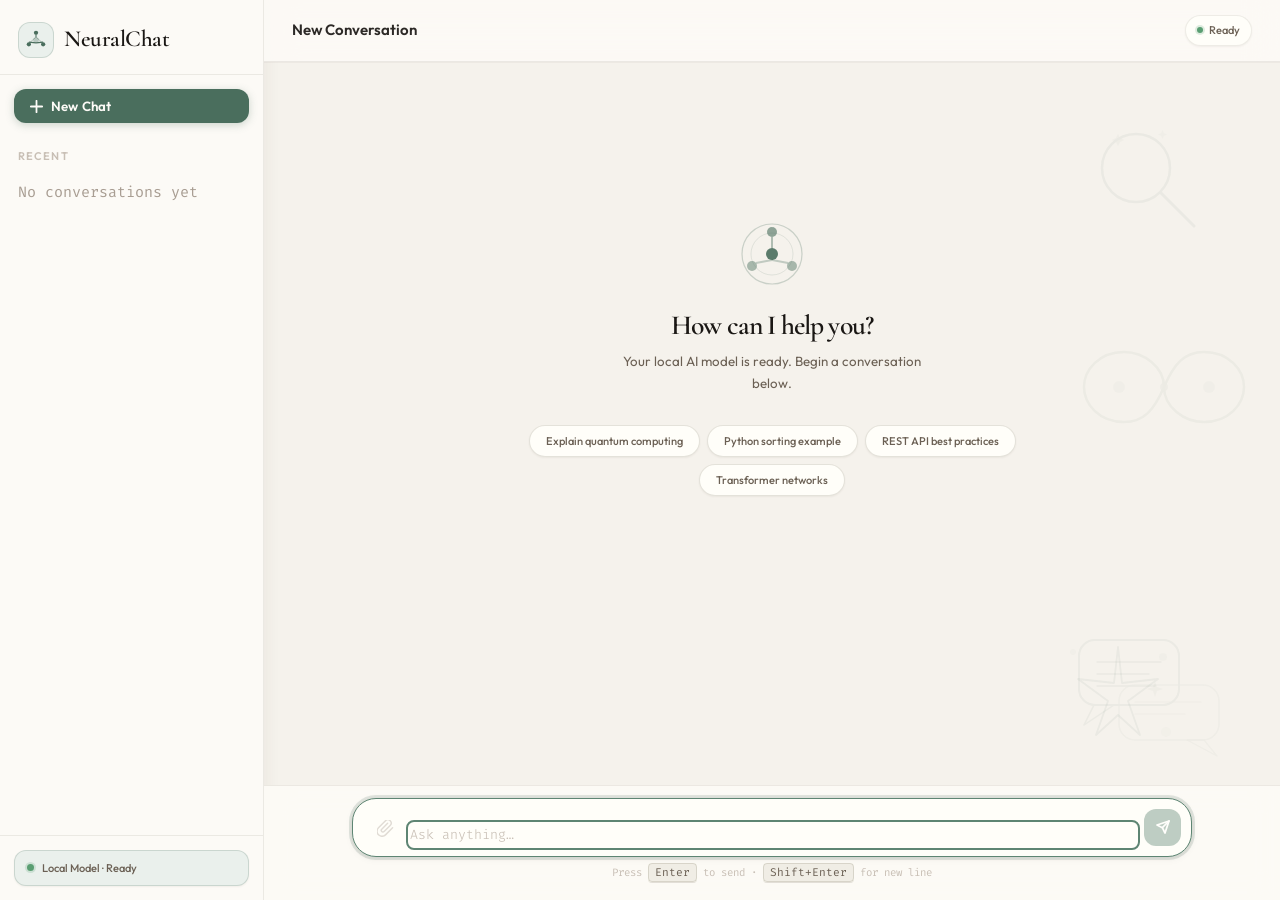
<file: index.html>
<!DOCTYPE html>
<html lang="en">
<head>
  <meta charset="UTF-8" />
  <meta name="viewport" content="width=device-width, initial-scale=1.0" />
  <title>NeuralChat — Local AI Interface</title>

  <!--
    FONT PAIRING RATIONALE:
    ┌─────────────────────────────────────────────────────┐
    │  Cormorant Garamond  →  Brand / Display (elegant    │
    │                         editorial serif, timeless)  │
    │  Outfit              →  UI Body (geometric, clean,  │
    │                         warm — not Inter/Roboto)    │
    │  Fira Code           →  Chat text / Code (readable  │
    │                         mono with personality)      │
    └─────────────────────────────────────────────────────┘
  -->
  <link rel="preconnect" href="https://fonts.googleapis.com" />
  <link rel="preconnect" href="https://fonts.gstatic.com" crossorigin />
  <link href="https://fonts.googleapis.com/css2?family=Cormorant+Garamond:wght@400;500;600;700&family=Outfit:wght@300;400;500;600;700&family=Fira+Code:wght@300;400;500&display=swap" rel="stylesheet" />

  <link rel="stylesheet" href="style.css" />
</head>
<body>

  <!-- ============================================================
       WATERMARK BACKGROUND
       Soft AI-themed SVG illustrations — 5–7% opacity, blurred.
       Pure decoration. Zero impact on readability.
       ============================================================ -->
  <div class="watermark-layer" aria-hidden="true">

    <!-- 1. Neural brain / mind map -->
    <div class="wm-icon wm-icon--brain">
      <svg width="180" height="180" viewBox="0 0 180 180" fill="none">
        <!-- Brain outline (simplified) -->
        <path d="M90 30 C60 30 35 50 35 80 C35 95 42 108 52 117 C48 122 46 130 50 137 C55 145 65 148 74 144 C78 152 83 158 90 160 C97 158 102 152 106 144 C115 148 125 145 130 137 C134 130 132 122 128 117 C138 108 145 95 145 80 C145 50 120 30 90 30Z" stroke="currentColor" stroke-width="2" fill="none"/>
        <!-- Neural connections inside -->
        <circle cx="90" cy="80" r="5" fill="currentColor" opacity="0.6"/>
        <circle cx="68" cy="70" r="4" fill="currentColor" opacity="0.5"/>
        <circle cx="112" cy="70" r="4" fill="currentColor" opacity="0.5"/>
        <circle cx="75" cy="100" r="3" fill="currentColor" opacity="0.4"/>
        <circle cx="105" cy="100" r="3" fill="currentColor" opacity="0.4"/>
        <circle cx="90" cy="115" r="3" fill="currentColor" opacity="0.4"/>
        <line x1="90" y1="80" x2="68" y2="70"  stroke="currentColor" stroke-width="1.2"/>
        <line x1="90" y1="80" x2="112" y2="70" stroke="currentColor" stroke-width="1.2"/>
        <line x1="90" y1="80" x2="75" y2="100" stroke="currentColor" stroke-width="1.2"/>
        <line x1="90" y1="80" x2="105" y2="100" stroke="currentColor" stroke-width="1.2"/>
        <line x1="90" y1="80" x2="90" y2="115" stroke="currentColor" stroke-width="1.2"/>
        <line x1="68" y1="70" x2="75" y2="100" stroke="currentColor" stroke-width="0.8" opacity="0.5"/>
        <line x1="112" y1="70" x2="105" y2="100" stroke="currentColor" stroke-width="0.8" opacity="0.5"/>
        <line x1="75" y1="100" x2="90" y2="115" stroke="currentColor" stroke-width="0.8" opacity="0.5"/>
        <line x1="105" y1="100" x2="90" y2="115" stroke="currentColor" stroke-width="0.8" opacity="0.5"/>
      </svg>
    </div>

    <!-- 2. Search / magnifier with sparkle -->
    <div class="wm-icon wm-icon--search">
      <svg width="140" height="140" viewBox="0 0 140 140" fill="none">
        <circle cx="60" cy="60" r="34" stroke="currentColor" stroke-width="2.5"/>
        <line x1="85" y1="85" x2="118" y2="118" stroke="currentColor" stroke-width="3" stroke-linecap="round"/>
        <!-- sparkle stars -->
        <path d="M40 30 L42 26 L44 30 L48 32 L44 34 L42 38 L40 34 L36 32Z" fill="currentColor" opacity="0.5"/>
        <path d="M85 25 L86.5 22 L88 25 L91 26.5 L88 28 L86.5 31 L85 28 L82 26.5Z" fill="currentColor" opacity="0.4"/>
      </svg>
    </div>

    <!-- 3. Circuit board / chip -->
    <div class="wm-icon wm-icon--circuit">
      <svg width="160" height="160" viewBox="0 0 160 160" fill="none">
        <!-- Chip body -->
        <rect x="50" y="50" width="60" height="60" rx="6" stroke="currentColor" stroke-width="2"/>
        <!-- Inner grid -->
        <rect x="62" y="62" width="36" height="36" rx="3" stroke="currentColor" stroke-width="1.2"/>
        <!-- Pins left -->
        <line x1="30" y1="65" x2="50" y2="65" stroke="currentColor" stroke-width="1.5"/>
        <line x1="30" y1="80" x2="50" y2="80" stroke="currentColor" stroke-width="1.5"/>
        <line x1="30" y1="95" x2="50" y2="95" stroke="currentColor" stroke-width="1.5"/>
        <!-- Pins right -->
        <line x1="110" y1="65" x2="130" y2="65" stroke="currentColor" stroke-width="1.5"/>
        <line x1="110" y1="80" x2="130" y2="80" stroke="currentColor" stroke-width="1.5"/>
        <line x1="110" y1="95" x2="130" y2="95" stroke="currentColor" stroke-width="1.5"/>
        <!-- Pins top -->
        <line x1="65" y1="30" x2="65" y2="50" stroke="currentColor" stroke-width="1.5"/>
        <line x1="80" y1="30" x2="80" y2="50" stroke="currentColor" stroke-width="1.5"/>
        <line x1="95" y1="30" x2="95" y2="50" stroke="currentColor" stroke-width="1.5"/>
        <!-- Pins bottom -->
        <line x1="65" y1="110" x2="65" y2="130" stroke="currentColor" stroke-width="1.5"/>
        <line x1="80" y1="110" x2="80" y2="130" stroke="currentColor" stroke-width="1.5"/>
        <line x1="95" y1="110" x2="95" y2="130" stroke="currentColor" stroke-width="1.5"/>
        <!-- Pin dots -->
        <circle cx="30" cy="65" r="3" fill="currentColor"/>
        <circle cx="30" cy="80" r="3" fill="currentColor"/>
        <circle cx="30" cy="95" r="3" fill="currentColor"/>
        <circle cx="130" cy="65" r="3" fill="currentColor"/>
        <circle cx="130" cy="80" r="3" fill="currentColor"/>
        <circle cx="130" cy="95" r="3" fill="currentColor"/>
      </svg>
    </div>

    <!-- 4. Speech bubbles (conversation) -->
    <div class="wm-icon wm-icon--chat">
      <svg width="160" height="130" viewBox="0 0 160 130" fill="none">
        <!-- Main bubble -->
        <rect x="10" y="10" width="100" height="65" rx="16" stroke="currentColor" stroke-width="2"/>
        <path d="M25 75 L15 95 L45 75Z" stroke="currentColor" stroke-width="1.5" stroke-linejoin="round" fill="none"/>
        <!-- Lines inside bubble (text simulation) -->
        <line x1="28" y1="32" x2="92" y2="32" stroke="currentColor" stroke-width="1.5" stroke-linecap="round"/>
        <line x1="28" y1="44" x2="80" y2="44" stroke="currentColor" stroke-width="1.5" stroke-linecap="round"/>
        <line x1="28" y1="56" x2="86" y2="56" stroke="currentColor" stroke-width="1.5" stroke-linecap="round"/>
        <!-- Secondary bubble -->
        <rect x="50" y="55" width="100" height="55" rx="16" stroke="currentColor" stroke-width="1.5" opacity="0.6"/>
        <path d="M135 110 L148 126 L118 110Z" stroke="currentColor" stroke-width="1.2" stroke-linejoin="round" fill="none" opacity="0.6"/>
        <line x1="66" y1="72" x2="132" y2="72" stroke="currentColor" stroke-width="1.2" stroke-linecap="round" opacity="0.6"/>
        <line x1="66" y1="84" x2="116" y2="84" stroke="currentColor" stroke-width="1.2" stroke-linecap="round" opacity="0.6"/>
      </svg>
    </div>

    <!-- 5. Infinity / AI loop symbol -->
    <div class="wm-icon wm-icon--infinity">
      <svg width="180" height="90" viewBox="0 0 180 90" fill="none">
        <path d="M90 45 C90 25 70 10 50 10 C25 10 10 28 10 45 C10 62 25 80 50 80 C70 80 80 68 90 45 C100 22 110 10 130 10 C155 10 170 28 170 45 C170 62 155 80 130 80 C110 80 90 65 90 45Z" stroke="currentColor" stroke-width="2.5" fill="none"/>
        <circle cx="45" cy="45" r="6" fill="currentColor" opacity="0.5"/>
        <circle cx="135" cy="45" r="6" fill="currentColor" opacity="0.5"/>
        <circle cx="90" cy="45" r="4" fill="currentColor" opacity="0.7"/>
      </svg>
    </div>

    <!-- 6. Document / text file -->
    <div class="wm-icon wm-icon--doc">
      <svg width="110" height="140" viewBox="0 0 110 140" fill="none">
        <path d="M15 10 H70 L95 35 V130 H15 Z" stroke="currentColor" stroke-width="2" stroke-linejoin="round"/>
        <path d="M70 10 V35 H95" stroke="currentColor" stroke-width="2" stroke-linejoin="round"/>
        <line x1="28" y1="55" x2="82" y2="55" stroke="currentColor" stroke-width="1.5" stroke-linecap="round"/>
        <line x1="28" y1="68" x2="82" y2="68" stroke="currentColor" stroke-width="1.5" stroke-linecap="round"/>
        <line x1="28" y1="81" x2="82" y2="81" stroke="currentColor" stroke-width="1.5" stroke-linecap="round"/>
        <line x1="28" y1="94" x2="65" y2="94" stroke="currentColor" stroke-width="1.5" stroke-linecap="round"/>
        <line x1="28" y1="107" x2="72" y2="107" stroke="currentColor" stroke-width="1.5" stroke-linecap="round"/>
      </svg>
    </div>

    <!-- 7. Stars / sparkle cluster -->
    <div class="wm-icon wm-icon--stars">
      <svg width="120" height="120" viewBox="0 0 120 120" fill="none">
        <path d="M60 10 L64 46 L100 42 L70 64 L82 98 L60 78 L38 98 L50 64 L20 42 L56 46Z" stroke="currentColor" stroke-width="1.8" stroke-linejoin="round" fill="none"/>
        <circle cx="105" cy="20" r="4" fill="currentColor" opacity="0.4"/>
        <circle cx="15"  cy="15" r="3" fill="currentColor" opacity="0.35"/>
        <circle cx="108" cy="95" r="5" fill="currentColor" opacity="0.3"/>
        <path d="M95 50 L97 44 L99 50 L105 52 L99 54 L97 60 L95 54 L89 52Z" fill="currentColor" opacity="0.5"/>
      </svg>
    </div>

  </div><!-- /watermark-layer -->


  <!-- ============================================================
       APP SHELL
       ============================================================ -->
  <div class="app-shell">

    <!-- ── SIDEBAR ── -->
    <aside class="sidebar" id="sidebar">

      <div class="sidebar__brand">
        <div class="brand-icon" aria-hidden="true">
          <svg width="20" height="20" viewBox="0 0 28 28" fill="none">
            <circle cx="14" cy="4"  r="3" fill="var(--accent)"/>
            <circle cx="4"  cy="20" r="3" fill="var(--accent)"/>
            <circle cx="24" cy="20" r="3" fill="var(--accent)"/>
            <circle cx="14" cy="14" r="4" fill="var(--accent)" opacity="0.3"/>
            <line x1="14" y1="7"  x2="14" y2="10" stroke="var(--accent)" stroke-width="1.5"/>
            <line x1="14" y1="18" x2="4"  y2="17" stroke="var(--accent)" stroke-width="1.5"/>
            <line x1="14" y1="18" x2="24" y2="17" stroke="var(--accent)" stroke-width="1.5"/>
            <line x1="14" y1="10" x2="6"  y2="17" stroke="var(--accent)" stroke-width="1" opacity="0.5"/>
            <line x1="14" y1="10" x2="22" y2="17" stroke="var(--accent)" stroke-width="1" opacity="0.5"/>
          </svg>
        </div>
        <span class="brand-name">NeuralChat</span>
      </div>

      <button class="btn-new-chat" id="btnNewChat" title="Start a new conversation">
        <svg width="13" height="13" viewBox="0 0 16 16" fill="none">
          <path d="M8 1v14M1 8h14" stroke="currentColor" stroke-width="2.2" stroke-linecap="round"/>
        </svg>
        New Chat
      </button>

      <nav class="sidebar__history" aria-label="Chat history">
        <p class="sidebar__history-label">Recent</p>
        <ul class="history-list" id="historyList"></ul>
      </nav>

      <div class="sidebar__footer">
        <div class="model-badge">
          <span class="model-badge__dot"></span>
          <span class="model-badge__label" id="modelLabel">Local Model · Ready</span>
        </div>
      </div>
    </aside>

    <!-- ── MAIN CHAT ── -->
    <main class="chat-main">

      <header class="chat-header">
        <button class="btn-sidebar-toggle" id="btnSidebarToggle" aria-label="Toggle sidebar" aria-expanded="false">
          <span></span><span></span><span></span>
        </button>
        <div class="chat-header__title">
          <h1 id="chatTitle">New Conversation</h1>
        </div>
        <div class="status-pill" id="statusPill">
          <span class="status-pill__dot"></span>
          <span class="status-pill__text">Ready</span>
        </div>
      </header>

      <!-- Feed -->
      <section class="chat-feed" id="chatFeed" role="log" aria-live="polite" aria-label="Chat messages">
        <div class="empty-state" id="emptyState">
          <div class="empty-state__icon" aria-hidden="true">
            <svg width="64" height="64" viewBox="0 0 64 64" fill="none">
              <circle cx="32" cy="32" r="30" stroke="var(--accent)" stroke-width="1.2" opacity="0.25"/>
              <circle cx="32" cy="32" r="21" stroke="var(--accent)" stroke-width="1" opacity="0.12"/>
              <circle cx="32" cy="10" r="5"  fill="var(--accent)" opacity="0.6"/>
              <circle cx="12" cy="44" r="5"  fill="var(--accent)" opacity="0.45"/>
              <circle cx="52" cy="44" r="5"  fill="var(--accent)" opacity="0.45"/>
              <circle cx="32" cy="32" r="6"  fill="var(--accent)" opacity="0.9"/>
              <line x1="32" y1="15" x2="32" y2="26" stroke="var(--accent)" stroke-width="1.8" opacity="0.45"/>
              <line x1="32" y1="38" x2="16" y2="41" stroke="var(--accent)" stroke-width="1.8" opacity="0.3"/>
              <line x1="32" y1="38" x2="48" y2="41" stroke="var(--accent)" stroke-width="1.8" opacity="0.3"/>
            </svg>
          </div>
          <h2 class="empty-state__title">How can I help you?</h2>
          <p class="empty-state__sub">Your local AI model is ready. Begin a conversation below.</p>
          <div class="suggestion-chips" id="suggestionChips">
            <button class="chip" data-prompt="Explain quantum computing in simple terms">Explain quantum computing</button>
            <button class="chip" data-prompt="Write a Python function to sort a list of dictionaries by a key">Python sorting example</button>
            <button class="chip" data-prompt="What are the best practices for REST API design?">REST API best practices</button>
            <button class="chip" data-prompt="Summarize the key ideas behind transformer neural networks">Transformer networks</button>
          </div>
        </div>
      </section>

      <!-- Typing indicator -->
      <div class="typing-wrapper" id="typingWrapper" aria-hidden="true" style="display:none;">
        <div class="typing-indicator">
          <div class="typing-indicator__avatar" aria-hidden="true">AI</div>
          <div class="typing-indicator__dots">
            <span></span><span></span><span></span>
          </div>
        </div>
      </div>

      <!-- Input bar -->
      <div class="input-bar-wrapper">
        <div class="input-bar" id="inputBar">
          <button class="btn-attach" title="Attach file (coming soon)" disabled aria-label="Attach file">
            <svg width="17" height="17" viewBox="0 0 18 18" fill="none">
              <path d="M16.5 8.25L9 15.75a5.25 5.25 0 01-7.425-7.425L9 .75a3.5 3.5 0 014.95 4.95L7.5 12.15A1.75 1.75 0 015.025 9.675L11.25 3.5"
                    stroke="currentColor" stroke-width="1.5" stroke-linecap="round" stroke-linejoin="round"/>
            </svg>
          </button>

          <textarea
            id="userInput"
            class="input-bar__textarea"
            placeholder="Ask anything…"
            rows="1"
            maxlength="4000"
            aria-label="Chat message input"
            autocomplete="off"
            spellcheck="true"
          ></textarea>

          <button class="btn-send" id="btnSend" title="Send message" aria-label="Send message" disabled>
            <svg class="icon-send" width="16" height="16" viewBox="0 0 20 20" fill="none">
              <path d="M17.5 2.5L9.167 10.833" stroke="currentColor" stroke-width="2.2" stroke-linecap="round" stroke-linejoin="round"/>
              <path d="M17.5 2.5L12.5 17.5L9.167 10.833L2.5 7.5L17.5 2.5Z" stroke="currentColor" stroke-width="2.2" stroke-linecap="round" stroke-linejoin="round"/>
            </svg>
          </button>
        </div>
        <p class="input-bar__hint">Press <kbd>Enter</kbd> to send · <kbd>Shift+Enter</kbd> for new line</p>
      </div>

    </main>
  </div>

  <script src="script.js"></script>
</body>
</html>
</file>
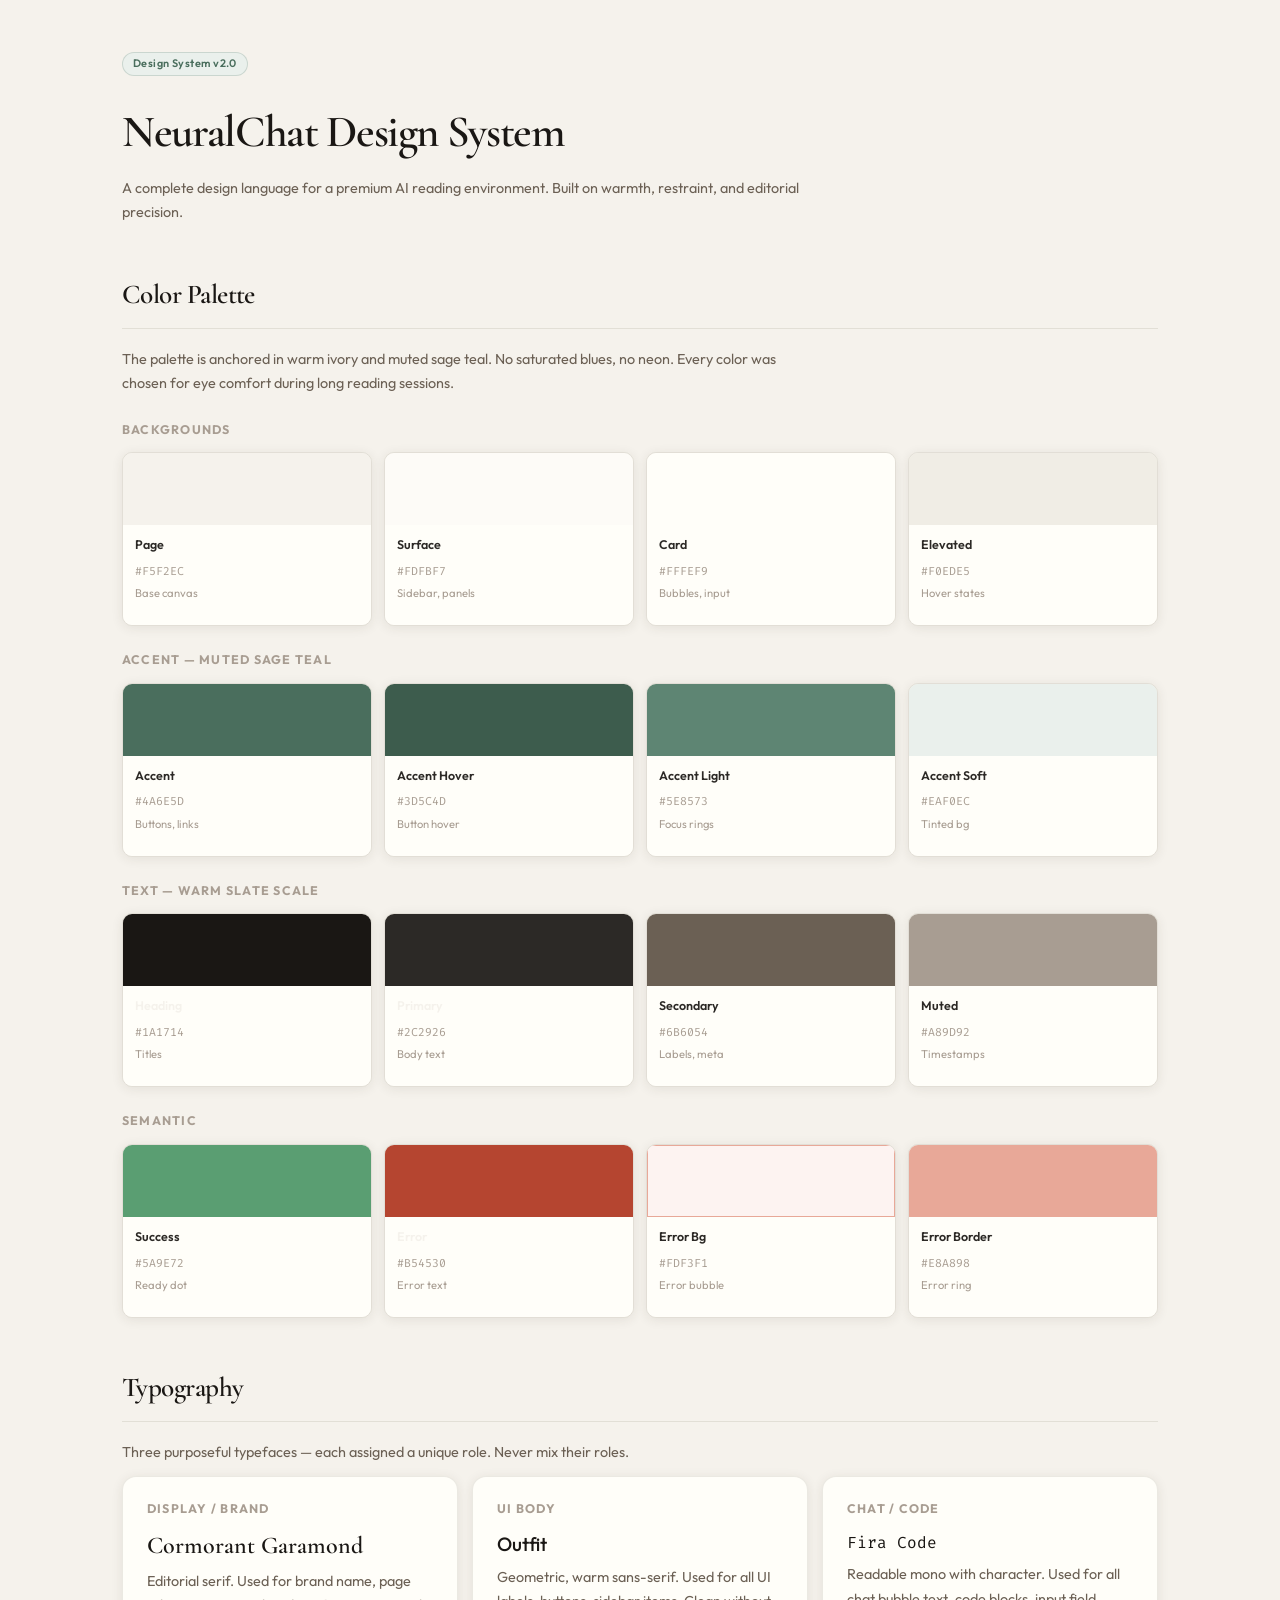
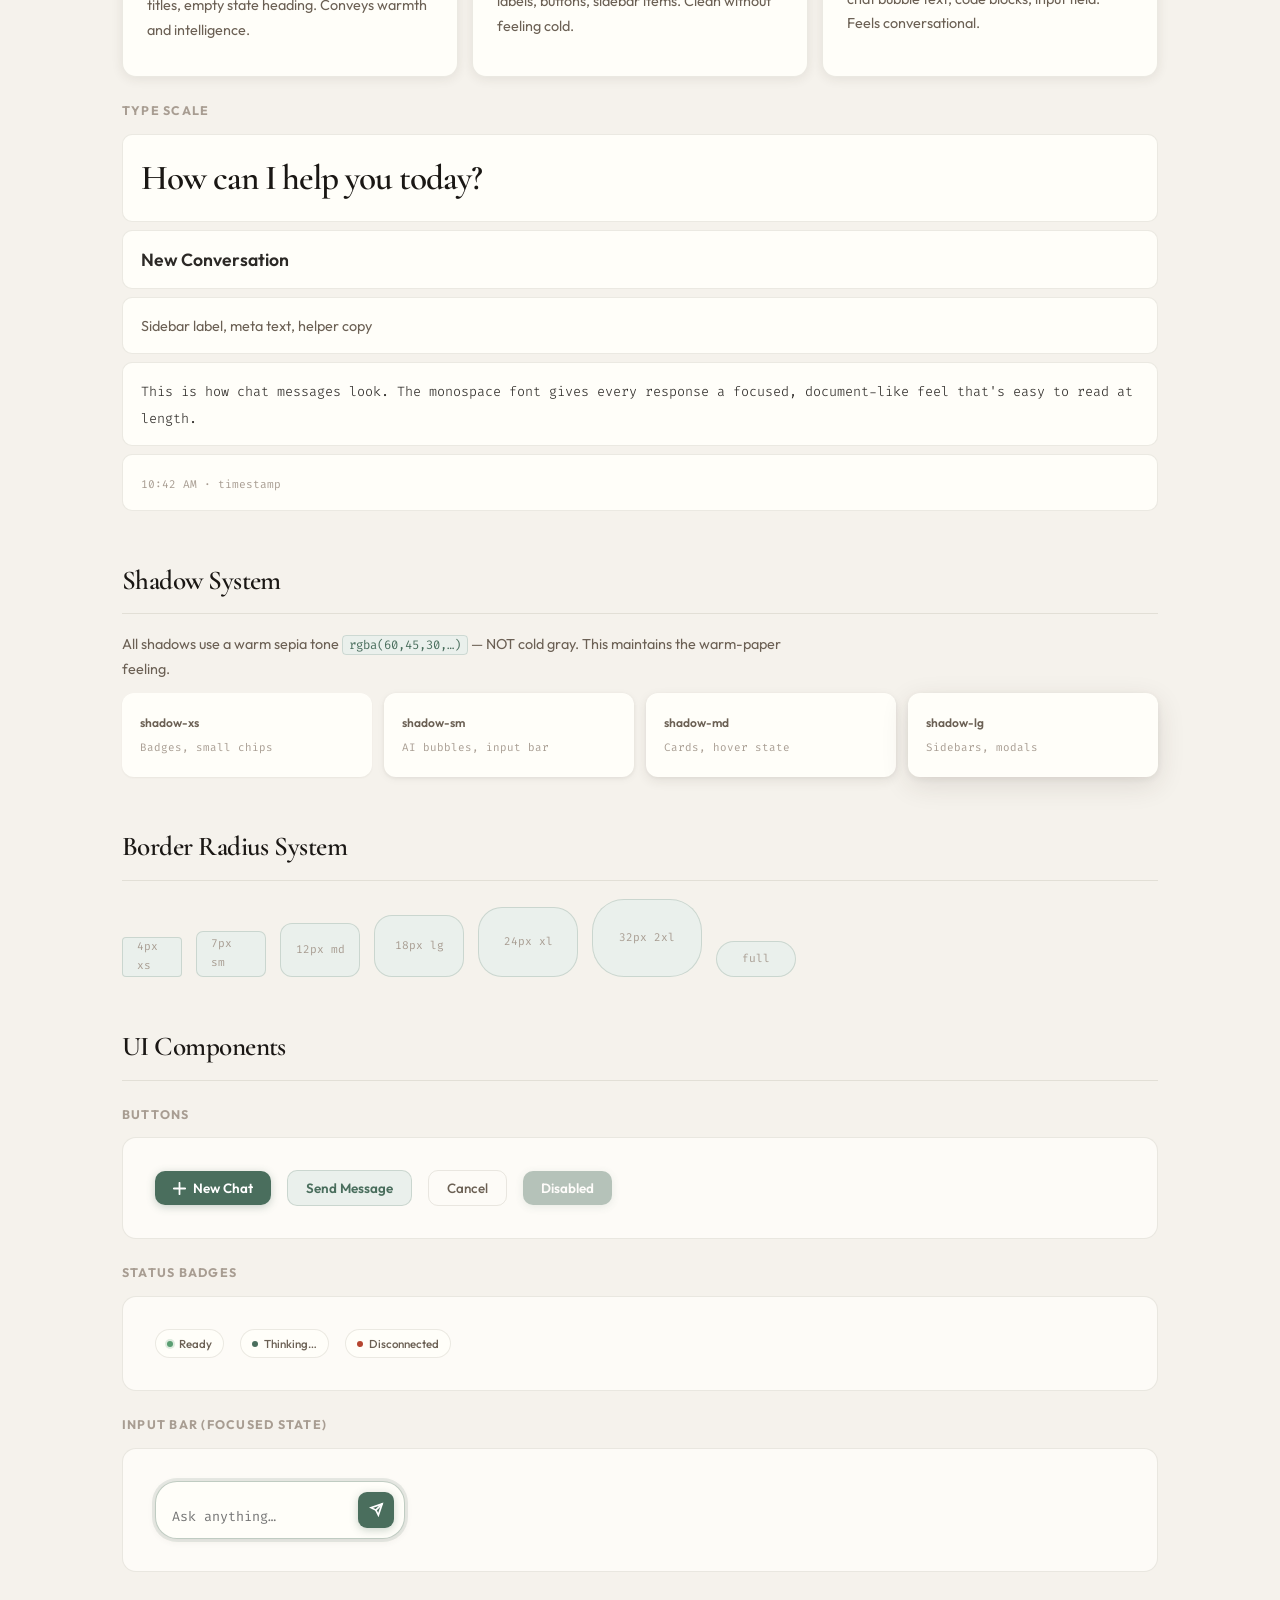
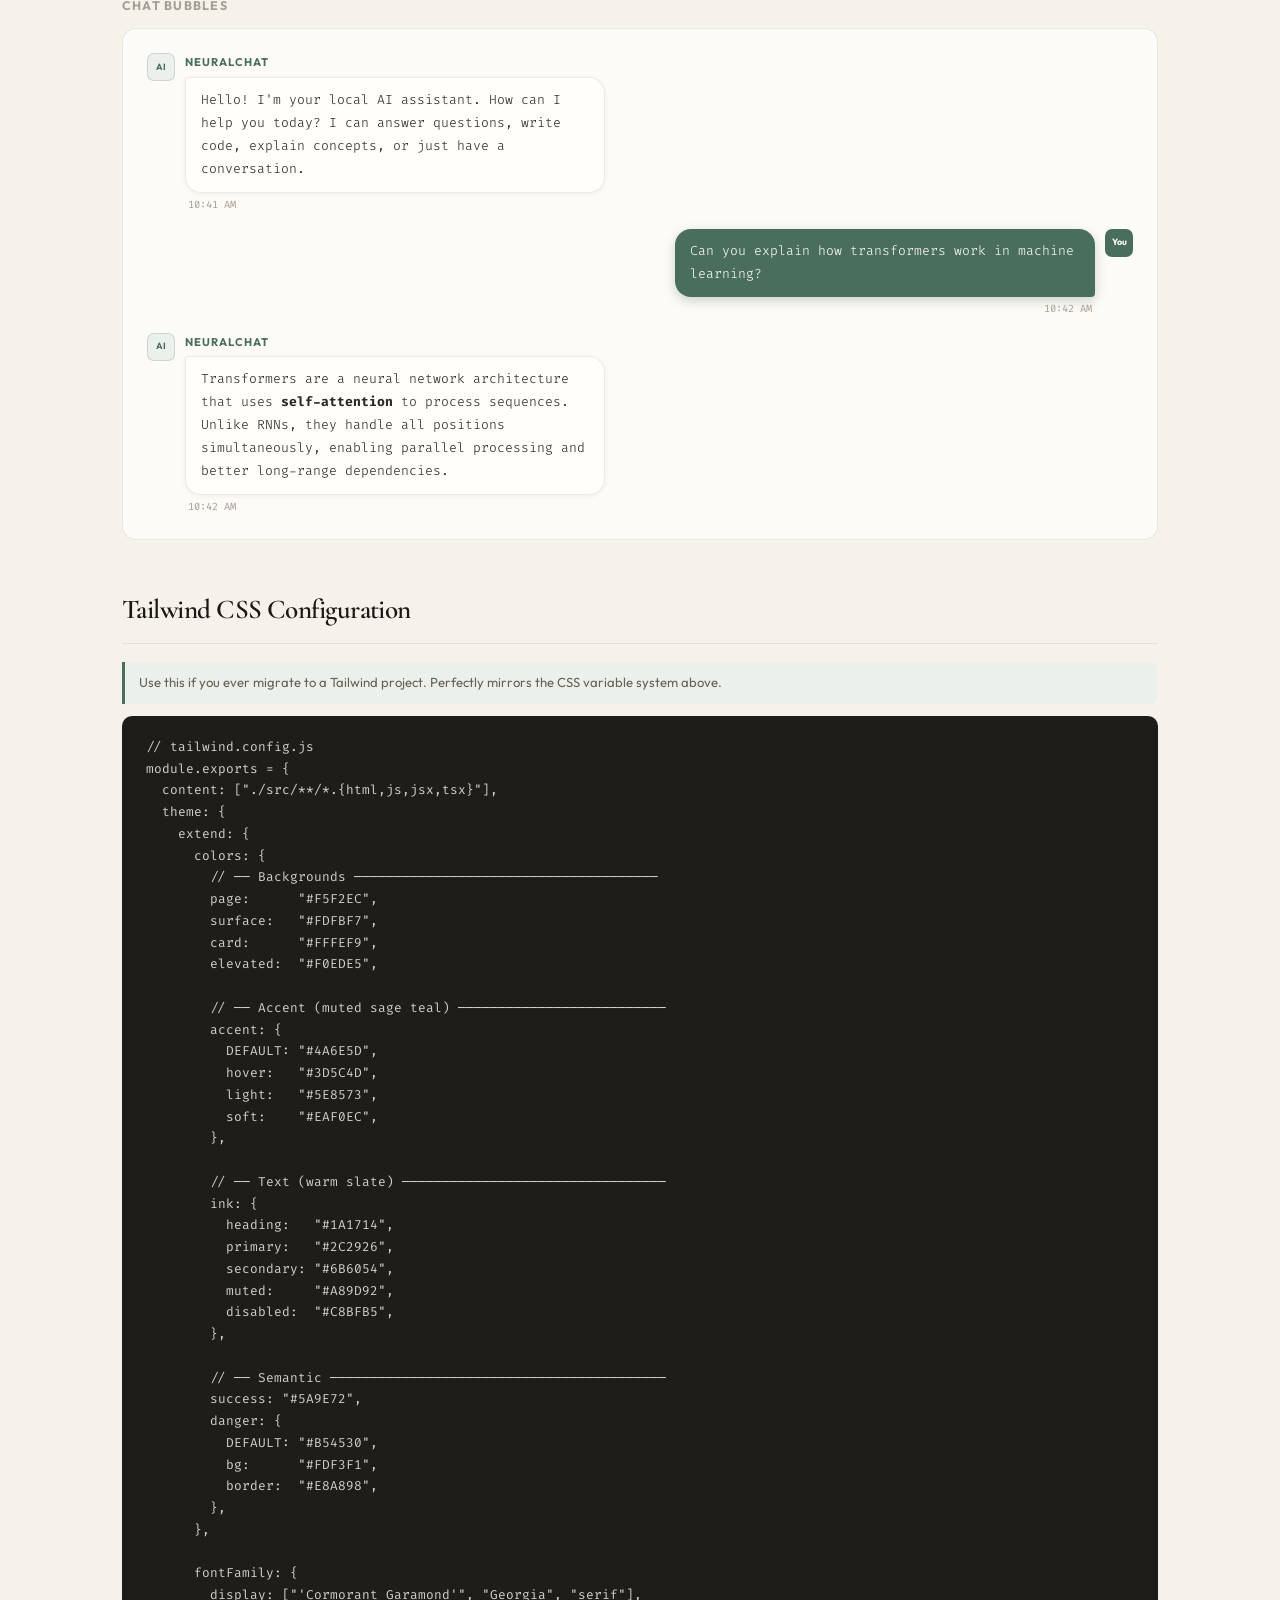
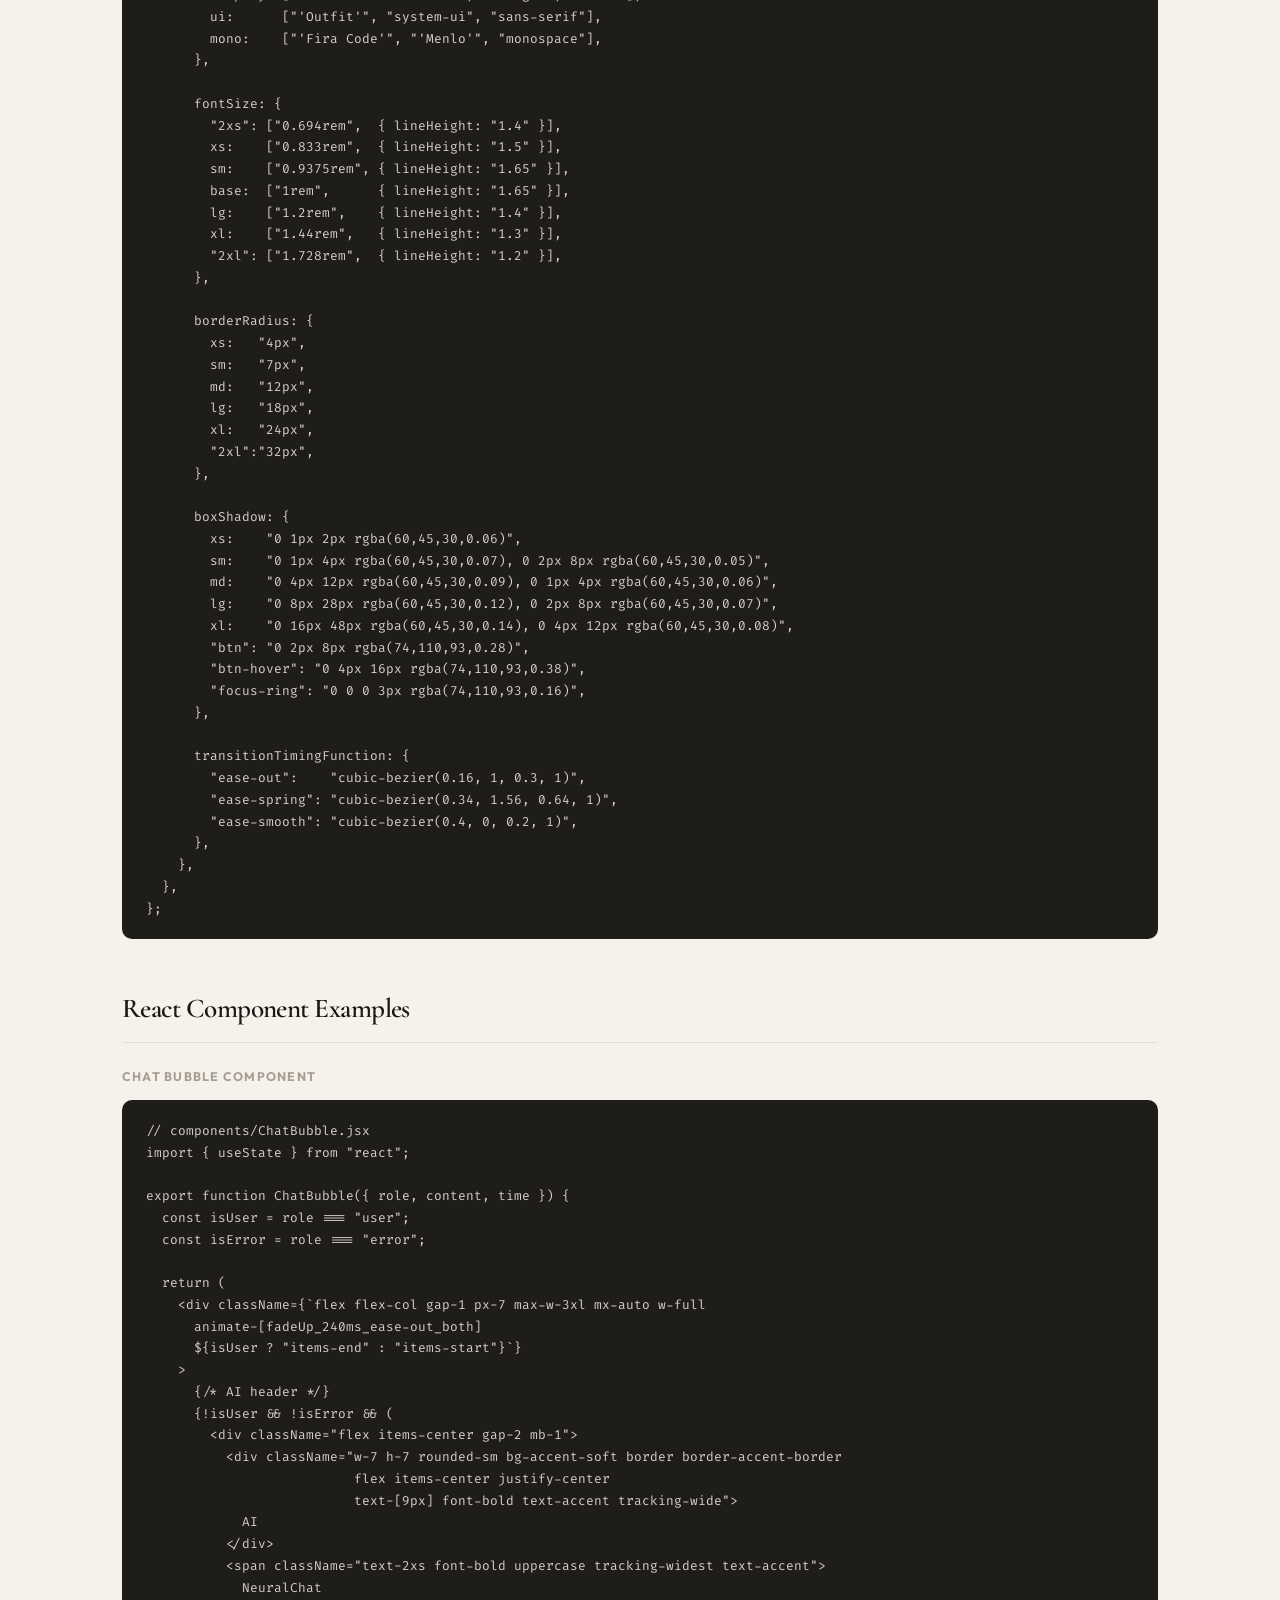
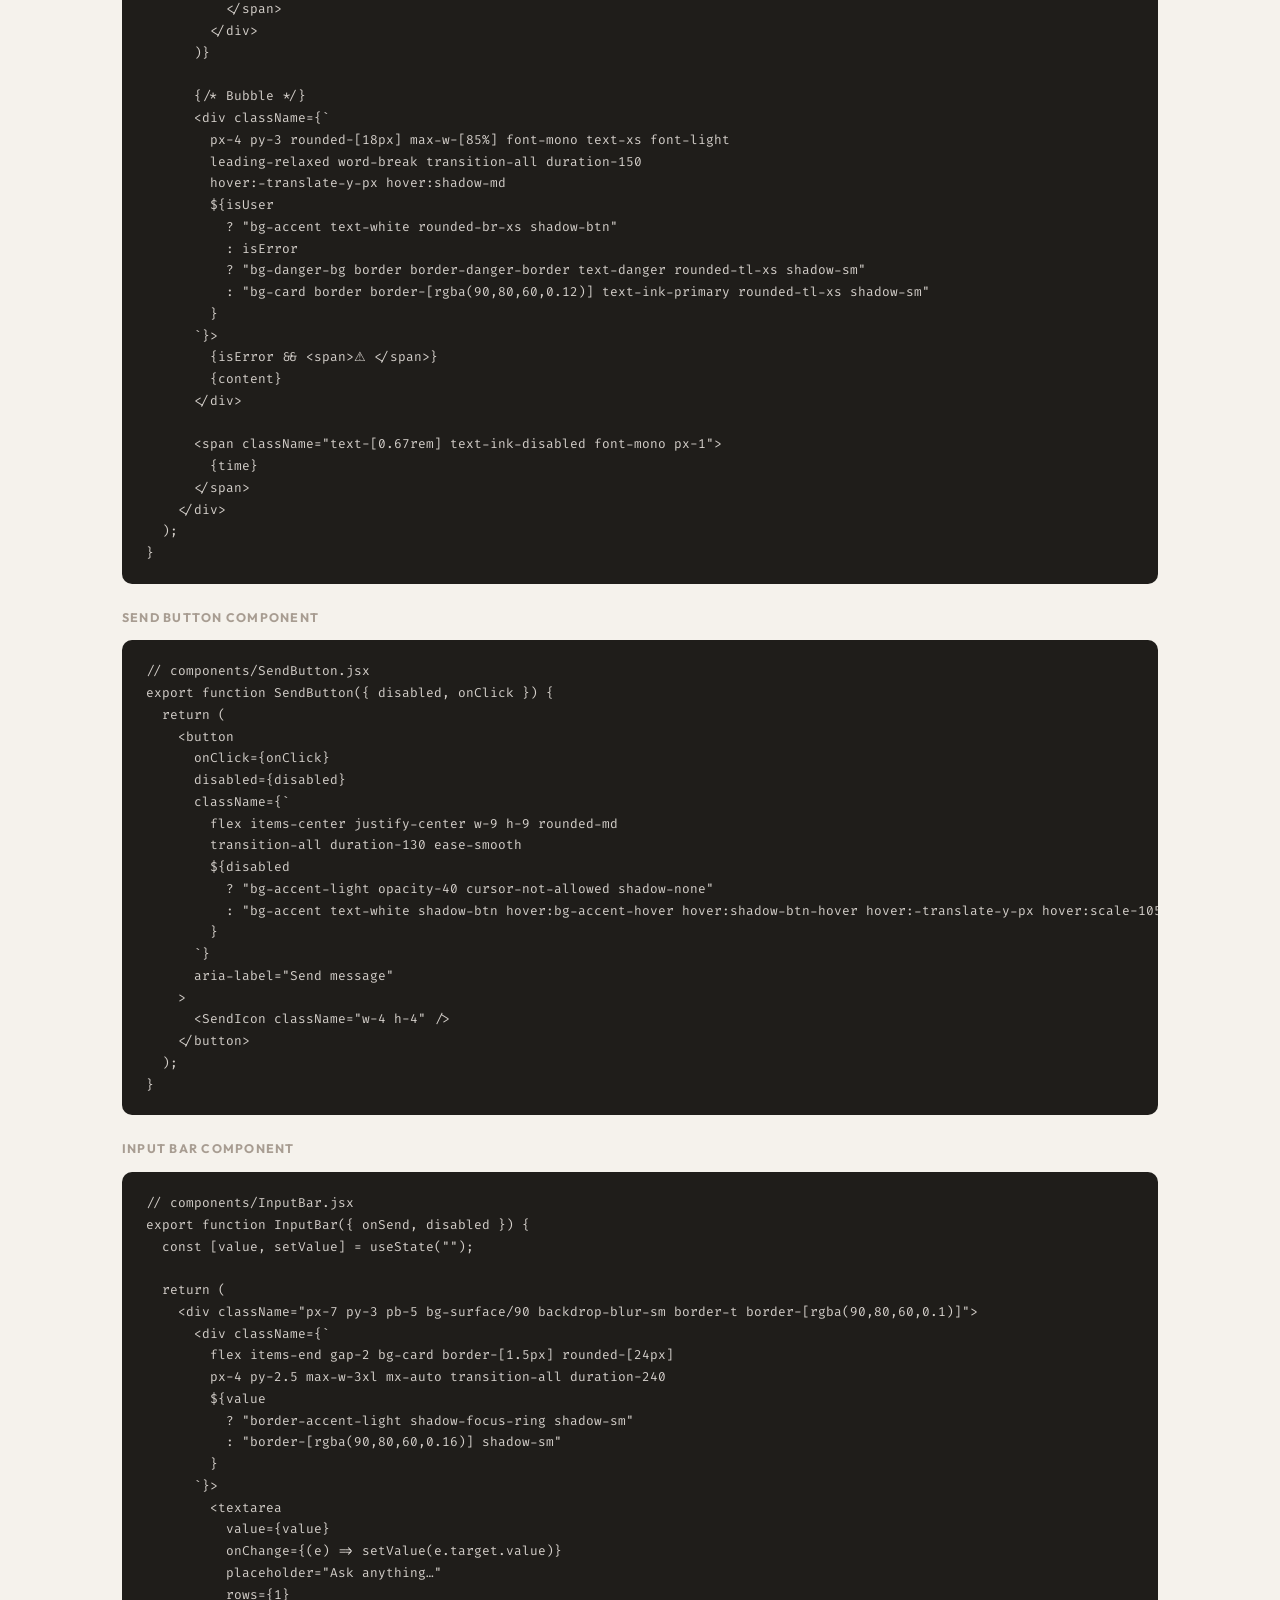
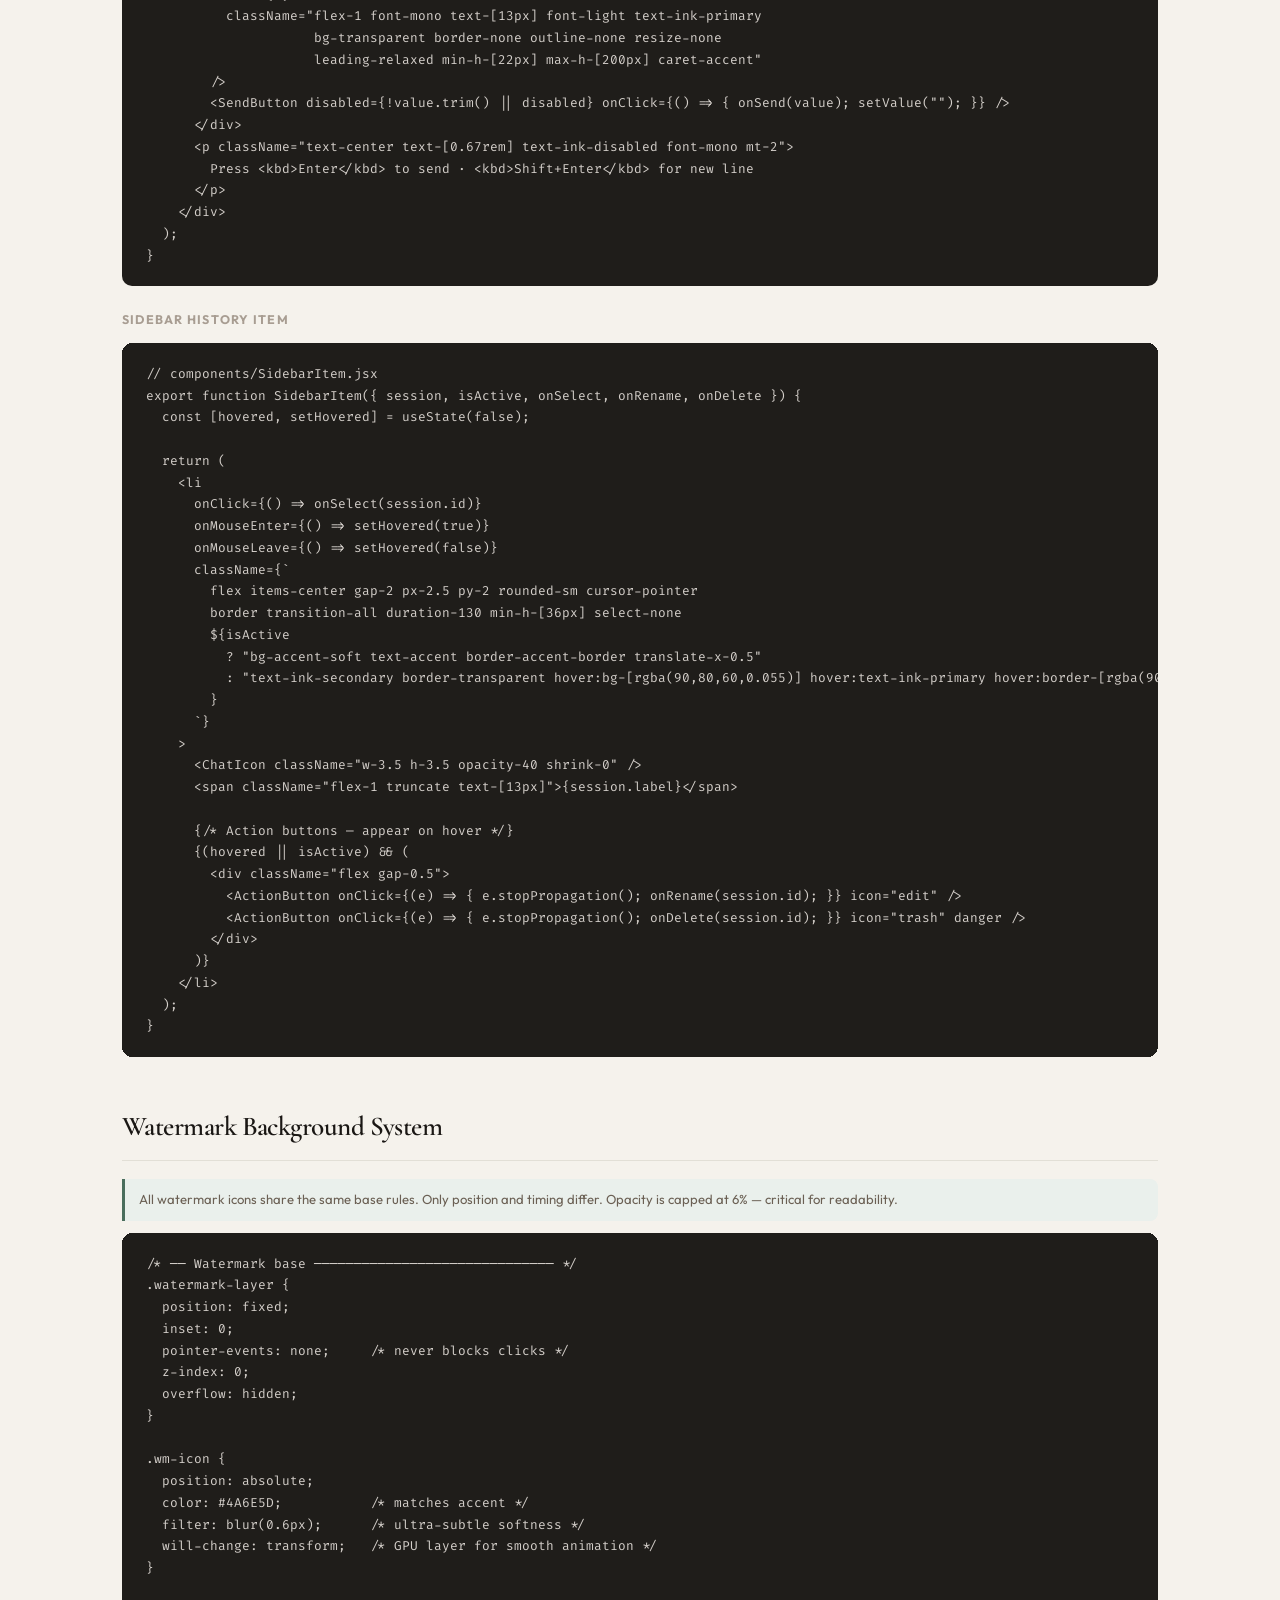
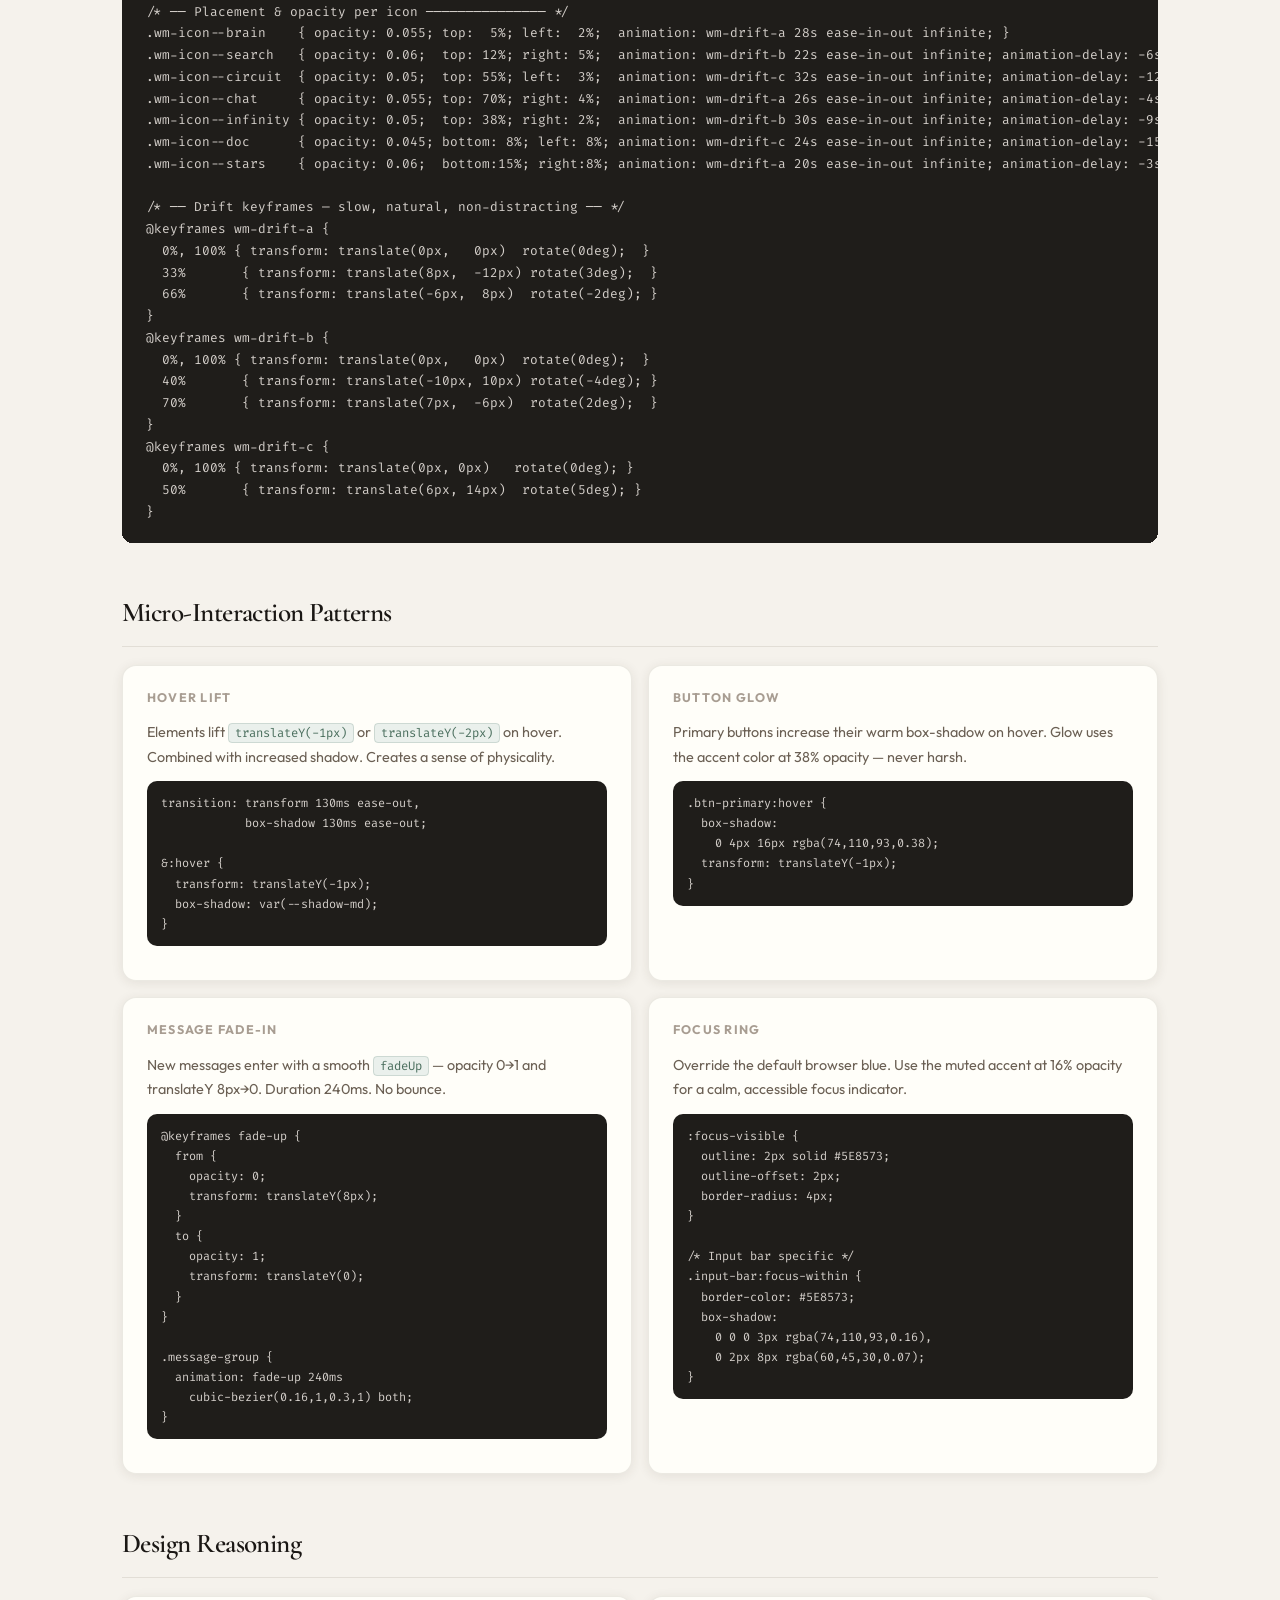
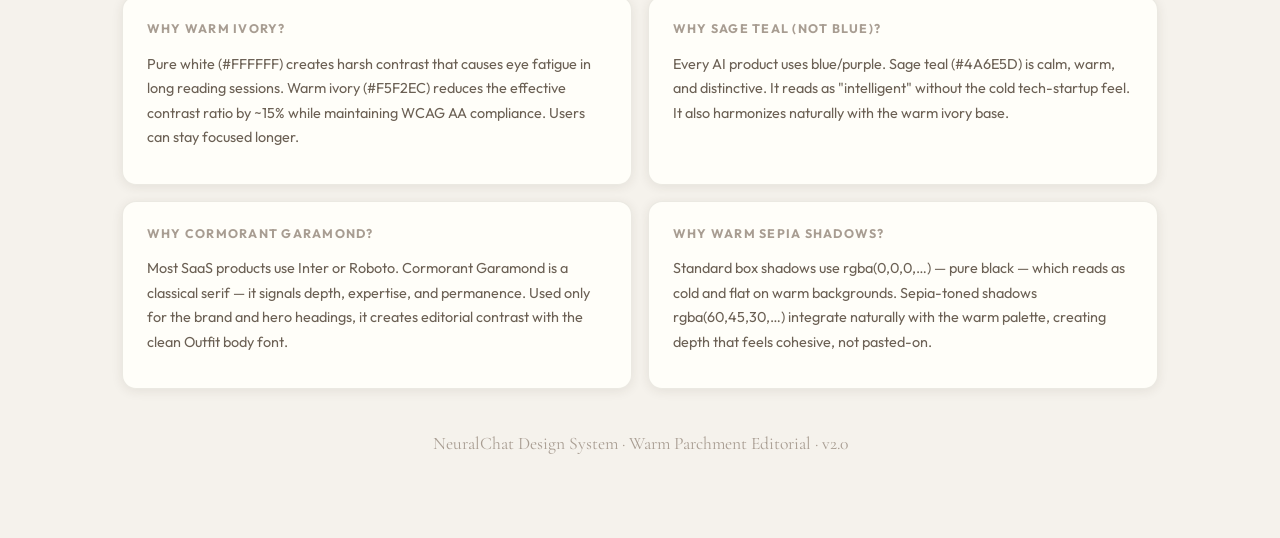
<file: design-system.html>
<!DOCTYPE html>
<html lang="en">
<head>
<meta charset="UTF-8"/>
<meta name="viewport" content="width=device-width, initial-scale=1.0"/>
<title>NeuralChat — Design System</title>
<link href="https://fonts.googleapis.com/css2?family=Cormorant+Garamond:wght@400;600;700&family=Outfit:wght@300;400;500;600;700&family=Fira+Code:wght@300;400;500&display=swap" rel="stylesheet"/>
<style>
  :root {
    --bg:      #F5F2EC; --surface: #FDFBF7; --card: #FFFEF9;
    --accent:  #4A6E5D; --accent-s: #EAF0EC;
    --t1: #1A1714; --t2: #2C2926; --t3: #6B6054; --t4: #A89D92;
    --border:  rgba(90,80,60,0.12);
    --shadow:  0 2px 12px rgba(60,45,30,0.09);
    --font-d: 'Cormorant Garamond', serif;
    --font-u: 'Outfit', sans-serif;
    --font-m: 'Fira Code', monospace;
  }
  * { box-sizing: border-box; margin: 0; padding: 0; }
  body { background: var(--bg); font-family: var(--font-u); color: var(--t2); line-height: 1.65; -webkit-font-smoothing: antialiased; }
  .page { max-width: 1100px; margin: 0 auto; padding: 48px 32px 80px; }
  h1 { font-family: var(--font-d); font-size: 2.8rem; font-weight: 600; color: var(--t1); letter-spacing: -0.03em; margin-bottom: 6px; }
  h2 { font-family: var(--font-d); font-size: 1.7rem; font-weight: 600; color: var(--t1); letter-spacing: -0.02em; margin: 48px 0 18px; padding-bottom: 10px; border-bottom: 1px solid var(--border); }
  h3 { font-family: var(--font-u); font-size: 0.78rem; font-weight: 700; letter-spacing: 0.1em; text-transform: uppercase; color: var(--t4); margin: 24px 0 12px; }
  p  { color: var(--t3); font-size: 0.9rem; line-height: 1.7; max-width: 680px; margin-bottom: 12px; }
  pre, code { font-family: var(--font-m); }
  pre { background: #1F1D1A; color: #D4CFCA; padding: 20px 24px; border-radius: 10px; font-size: 0.8rem; line-height: 1.7; overflow-x: auto; margin: 12px 0; }
  code { font-size: 0.85em; background: var(--accent-s); border: 1px solid rgba(74,110,93,0.18); border-radius: 4px; padding: 1px 6px; color: var(--accent); }
  .tag { display: inline-block; font-size: 0.68rem; font-weight: 600; background: var(--accent-s); color: var(--accent); border: 1px solid rgba(74,110,93,0.2); border-radius: 999px; padding: 2px 10px; letter-spacing: 0.04em; margin-bottom: 20px; }
  .grid-2 { display: grid; grid-template-columns: 1fr 1fr; gap: 16px; }
  .grid-3 { display: grid; grid-template-columns: repeat(3, 1fr); gap: 14px; }
  .grid-4 { display: grid; grid-template-columns: repeat(4, 1fr); gap: 12px; }
  @media(max-width:700px) { .grid-2,.grid-3,.grid-4 { grid-template-columns: 1fr 1fr; } }

  /* Swatch */
  .swatch { border-radius: 10px; overflow: hidden; box-shadow: var(--shadow); border: 1px solid var(--border); }
  .swatch__color { height: 72px; }
  .swatch__info  { background: var(--card); padding: 10px 12px; }
  .swatch__name  { font-size: 0.78rem; font-weight: 600; color: var(--t2); display: block; }
  .swatch__hex   { font-family: var(--font-m); font-size: 0.72rem; color: var(--t4); }
  .swatch__use   { font-size: 0.7rem; color: var(--t4); margin-top: 2px; }

  /* Card */
  .card { background: var(--card); border: 1px solid var(--border); border-radius: 14px; padding: 22px 24px; box-shadow: var(--shadow); }
  .card h3 { margin-top: 0; }

  /* Demo components */
  .demo-wrap { background: var(--surface); border: 1px solid var(--border); border-radius: 14px; padding: 32px; margin-top: 8px; display: flex; align-items: center; gap: 16px; flex-wrap: wrap; }
  .demo-chat  { display: flex; flex-direction: column; gap: 16px; padding: 24px; background: var(--surface); border-radius: 14px; border: 1px solid var(--border); }
  .bubble-row { display: flex; align-items: flex-start; gap: 10px; }
  .bubble-row.user { flex-direction: row-reverse; }
  .avatar { width: 28px; height: 28px; border-radius: 7px; display: flex; align-items: center; justify-content: center; font-size: 9px; font-weight: 700; flex-shrink: 0; }
  .avatar.ai   { background: var(--accent-s); border: 1.5px solid rgba(74,110,93,0.2); color: var(--accent); }
  .avatar.you  { background: #4A6E5D; color: white; }
  .bubble { padding: 11px 15px; border-radius: 16px; font-family: var(--font-m); font-size: 0.82rem; font-weight: 300; line-height: 1.75; max-width: 420px; }
  .bubble.ai   { background: var(--card); border: 1px solid rgba(90,80,60,0.1); border-top-left-radius: 4px; box-shadow: 0 1px 4px rgba(60,45,30,0.07); color: var(--t2); }
  .bubble.user { background: #4A6E5D; color: #FDFBF7; border-bottom-right-radius: 4px; box-shadow: 0 4px 12px rgba(74,110,93,0.28); }
  .ts { font-size: 0.65rem; color: var(--t4); font-family: var(--font-m); margin-top: 3px; padding: 0 3px; }
  .ts.r { text-align: right; }

  /* Buttons */
  .btn-primary { display: inline-flex; align-items: center; gap: 7px; background: var(--accent); color: white; border: none; border-radius: 10px; padding: 9px 18px; font-family: var(--font-u); font-size: 0.84rem; font-weight: 600; cursor: pointer; box-shadow: 0 2px 8px rgba(74,110,93,0.3); transition: all 0.13s; }
  .btn-primary:hover { background: #3D5C4D; transform: translateY(-1px); box-shadow: 0 4px 14px rgba(74,110,93,0.38); }
  .btn-secondary { display: inline-flex; align-items: center; gap: 7px; background: var(--accent-s); color: var(--accent); border: 1.5px solid rgba(74,110,93,0.2); border-radius: 10px; padding: 9px 18px; font-family: var(--font-u); font-size: 0.84rem; font-weight: 600; cursor: pointer; transition: all 0.13s; }
  .btn-secondary:hover { background: #DCE9E2; border-color: rgba(74,110,93,0.35); transform: translateY(-1px); }
  .btn-ghost { display: inline-flex; align-items: center; gap: 7px; background: transparent; color: var(--t3); border: 1px solid var(--border); border-radius: 10px; padding: 9px 18px; font-family: var(--font-u); font-size: 0.84rem; font-weight: 500; cursor: pointer; transition: all 0.13s; }
  .btn-ghost:hover { background: var(--accent-s); color: var(--accent); border-color: rgba(74,110,93,0.2); transform: translateY(-1px); }

  /* Status badge */
  .badge { display: inline-flex; align-items: center; gap: 6px; padding: 4px 11px; border-radius: 999px; font-size: 0.72rem; font-weight: 500; border: 1px solid var(--border); background: var(--card); color: var(--t3); }
  .badge-dot { width: 6px; height: 6px; border-radius: 50%; }
  .badge.ready  .badge-dot { background: #5A9E72; box-shadow: 0 0 0 2px rgba(90,158,114,0.2); }
  .badge.error  .badge-dot { background: #B54530; }
  .badge.thinking .badge-dot { background: var(--accent); animation: bdot 0.9s infinite; }
  @keyframes bdot { 0%,100%{opacity:1}50%{opacity:0.4} }

  /* Input demo */
  .input-demo { display: flex; align-items: flex-end; gap: 8px; background: var(--card); border: 1.5px solid rgba(74,110,93,0.35); border-radius: 22px; padding: 10px 10px 10px 16px; box-shadow: 0 0 0 3px rgba(74,110,93,0.12), 0 2px 8px rgba(60,45,30,0.07); max-width: 520px; }
  .input-demo textarea { flex:1; font-family: var(--font-m); font-size: 0.84rem; color: var(--t2); background: none; border: none; outline: none; resize: none; line-height: 1.6; min-height: 22px; }
  .send-btn { width: 36px; height: 36px; background: var(--accent); border-radius: 9px; display: flex; align-items: center; justify-content: center; color: white; cursor: pointer; box-shadow: 0 2px 8px rgba(74,110,93,0.3); }

  /* Shadow demos */
  .shadow-demo { background: var(--card); border-radius: 12px; padding: 20px 18px; display: flex; flex-direction: column; gap: 6px; }
  .shadow-demo .name { font-size: 0.75rem; font-weight: 600; color: var(--t3); }
  .shadow-demo .val  { font-family: var(--font-m); font-size: 0.68rem; color: var(--t4); }

  /* Radius demos */
  .radius-row { display: flex; flex-wrap: wrap; gap: 14px; align-items: flex-end; }
  .radius-demo { background: var(--accent-s); border: 1.5px solid rgba(74,110,93,0.2); display: flex; flex-direction: column; align-items: center; justify-content: center; gap: 5px; padding: 16px 14px; }
  .radius-demo .lbl { font-size: 0.7rem; color: var(--t4); font-family: var(--font-m); }

  /* Typography samples */
  .type-row { padding: 14px 18px; border-radius: 10px; background: var(--card); border: 1px solid var(--border); margin-bottom: 8px; }

  /* Section divider */
  .divider { height: 1px; background: var(--border); margin: 8px 0; }

  /* Note */
  .note { background: var(--accent-s); border-left: 3px solid var(--accent); border-radius: 0 8px 8px 0; padding: 10px 14px; font-size: 0.82rem; color: var(--t3); margin: 12px 0; }
</style>
</head>
<body>
<div class="page">

  <div class="tag">Design System v2.0</div>
  <h1>NeuralChat Design System</h1>
  <p>A complete design language for a premium AI reading environment. Built on warmth, restraint, and editorial precision.</p>

  <!-- ════════════════════════════════════════════════════════════
       SECTION 1 — COLOR PALETTE
       ════════════════════════════════════════════════════════════ -->
  <h2>Color Palette</h2>
  <p>The palette is anchored in warm ivory and muted sage teal. No saturated blues, no neon. Every color was chosen for eye comfort during long reading sessions.</p>

  <h3>Backgrounds</h3>
  <div class="grid-4">
    <div class="swatch">
      <div class="swatch__color" style="background:#F5F2EC;"></div>
      <div class="swatch__info"><span class="swatch__name">Page</span><span class="swatch__hex">#F5F2EC</span><p class="swatch__use">Base canvas</p></div>
    </div>
    <div class="swatch">
      <div class="swatch__color" style="background:#FDFBF7;"></div>
      <div class="swatch__info"><span class="swatch__name">Surface</span><span class="swatch__hex">#FDFBF7</span><p class="swatch__use">Sidebar, panels</p></div>
    </div>
    <div class="swatch">
      <div class="swatch__color" style="background:#FFFEF9;"></div>
      <div class="swatch__info"><span class="swatch__name">Card</span><span class="swatch__hex">#FFFEF9</span><p class="swatch__use">Bubbles, input</p></div>
    </div>
    <div class="swatch">
      <div class="swatch__color" style="background:#F0EDE5;"></div>
      <div class="swatch__info"><span class="swatch__name">Elevated</span><span class="swatch__hex">#F0EDE5</span><p class="swatch__use">Hover states</p></div>
    </div>
  </div>

  <h3>Accent — Muted Sage Teal</h3>
  <div class="grid-4">
    <div class="swatch">
      <div class="swatch__color" style="background:#4A6E5D;"></div>
      <div class="swatch__info"><span class="swatch__name">Accent</span><span class="swatch__hex">#4A6E5D</span><p class="swatch__use">Buttons, links</p></div>
    </div>
    <div class="swatch">
      <div class="swatch__color" style="background:#3D5C4D;"></div>
      <div class="swatch__info"><span class="swatch__name">Accent Hover</span><span class="swatch__hex">#3D5C4D</span><p class="swatch__use">Button hover</p></div>
    </div>
    <div class="swatch">
      <div class="swatch__color" style="background:#5E8573;"></div>
      <div class="swatch__info"><span class="swatch__name">Accent Light</span><span class="swatch__hex">#5E8573</span><p class="swatch__use">Focus rings</p></div>
    </div>
    <div class="swatch">
      <div class="swatch__color" style="background:#EAF0EC;"></div>
      <div class="swatch__info"><span class="swatch__name">Accent Soft</span><span class="swatch__hex">#EAF0EC</span><p class="swatch__use">Tinted bg</p></div>
    </div>
  </div>

  <h3>Text — Warm Slate Scale</h3>
  <div class="grid-4">
    <div class="swatch">
      <div class="swatch__color" style="background:#1A1714;"></div>
      <div class="swatch__info"><span class="swatch__name" style="color:#F5F2EC;">Heading</span><span class="swatch__hex" style="color:#A89D92;">#1A1714</span><p class="swatch__use">Titles</p></div>
    </div>
    <div class="swatch">
      <div class="swatch__color" style="background:#2C2926;"></div>
      <div class="swatch__info"><span class="swatch__name" style="color:#F5F2EC;">Primary</span><span class="swatch__hex" style="color:#A89D92;">#2C2926</span><p class="swatch__use">Body text</p></div>
    </div>
    <div class="swatch">
      <div class="swatch__color" style="background:#6B6054;"></div>
      <div class="swatch__info"><span class="swatch__name">Secondary</span><span class="swatch__hex">#6B6054</span><p class="swatch__use">Labels, meta</p></div>
    </div>
    <div class="swatch">
      <div class="swatch__color" style="background:#A89D92;"></div>
      <div class="swatch__info"><span class="swatch__name">Muted</span><span class="swatch__hex">#A89D92</span><p class="swatch__use">Timestamps</p></div>
    </div>
  </div>

  <h3>Semantic</h3>
  <div class="grid-4">
    <div class="swatch">
      <div class="swatch__color" style="background:#5A9E72;"></div>
      <div class="swatch__info"><span class="swatch__name">Success</span><span class="swatch__hex">#5A9E72</span><p class="swatch__use">Ready dot</p></div>
    </div>
    <div class="swatch">
      <div class="swatch__color" style="background:#B54530;"></div>
      <div class="swatch__info"><span class="swatch__name" style="color:#F5F2EC;">Error</span><span class="swatch__hex" style="color:#A89D92;">#B54530</span><p class="swatch__use">Error text</p></div>
    </div>
    <div class="swatch">
      <div class="swatch__color" style="background:#FDF3F1; border:1px solid #E8A898;"></div>
      <div class="swatch__info"><span class="swatch__name">Error Bg</span><span class="swatch__hex">#FDF3F1</span><p class="swatch__use">Error bubble</p></div>
    </div>
    <div class="swatch">
      <div class="swatch__color" style="background:#E8A898;"></div>
      <div class="swatch__info"><span class="swatch__name">Error Border</span><span class="swatch__hex">#E8A898</span><p class="swatch__use">Error ring</p></div>
    </div>
  </div>


  <!-- ════════════════════════════════════════════════════════════
       SECTION 2 — TYPOGRAPHY
       ════════════════════════════════════════════════════════════ -->
  <h2>Typography</h2>
  <p>Three purposeful typefaces — each assigned a unique role. Never mix their roles.</p>

  <div class="grid-3" style="margin-bottom:16px;">
    <div class="card">
      <h3>Display / Brand</h3>
      <p style="font-family:'Cormorant Garamond',serif;font-size:1.5rem;font-weight:600;color:#1A1714;line-height:1.2;margin-bottom:8px;">Cormorant Garamond</p>
      <p>Editorial serif. Used for brand name, page titles, empty state heading. Conveys warmth and intelligence.</p>
    </div>
    <div class="card">
      <h3>UI Body</h3>
      <p style="font-family:'Outfit',sans-serif;font-size:1.2rem;font-weight:500;color:#1A1714;line-height:1.3;margin-bottom:8px;">Outfit</p>
      <p>Geometric, warm sans-serif. Used for all UI labels, buttons, sidebar items. Clean without feeling cold.</p>
    </div>
    <div class="card">
      <h3>Chat / Code</h3>
      <p style="font-family:'Fira Code',monospace;font-size:1rem;font-weight:400;color:#1A1714;line-height:1.4;margin-bottom:8px;">Fira Code</p>
      <p>Readable mono with character. Used for all chat bubble text, code blocks, input field. Feels conversational.</p>
    </div>
  </div>

  <h3>Type Scale</h3>
  <div class="type-row"><span style="font-family:'Cormorant Garamond',serif;font-size:2.2rem;font-weight:600;color:#1A1714;letter-spacing:-0.03em;">How can I help you today?</span></div>
  <div class="type-row"><span style="font-family:'Outfit',sans-serif;font-size:1.1rem;font-weight:600;color:#2C2926;">New Conversation</span></div>
  <div class="type-row"><span style="font-family:'Outfit',sans-serif;font-size:0.9rem;font-weight:400;color:#6B6054;">Sidebar label, meta text, helper copy</span></div>
  <div class="type-row"><span style="font-family:'Fira Code',monospace;font-size:0.84rem;font-weight:300;color:#2C2926;line-height:1.8;">This is how chat messages look. The monospace font gives every response a focused, document-like feel that's easy to read at length.</span></div>
  <div class="type-row"><span style="font-family:'Fira Code',monospace;font-size:0.7rem;font-weight:400;color:#A89D92;">10:42 AM · timestamp</span></div>


  <!-- ════════════════════════════════════════════════════════════
       SECTION 3 — SHADOW SYSTEM
       ════════════════════════════════════════════════════════════ -->
  <h2>Shadow System</h2>
  <p>All shadows use a warm sepia tone <code>rgba(60,45,30,…)</code> — NOT cold gray. This maintains the warm-paper feeling.</p>

  <div class="grid-4">
    <div class="shadow-demo" style="box-shadow:0 1px 2px rgba(60,45,30,0.06);">
      <div class="name">shadow-xs</div>
      <div class="val">Badges, small chips</div>
    </div>
    <div class="shadow-demo" style="box-shadow:0 1px 4px rgba(60,45,30,0.07),0 2px 8px rgba(60,45,30,0.05);">
      <div class="name">shadow-sm</div>
      <div class="val">AI bubbles, input bar</div>
    </div>
    <div class="shadow-demo" style="box-shadow:0 4px 12px rgba(60,45,30,0.09),0 1px 4px rgba(60,45,30,0.06);">
      <div class="name">shadow-md</div>
      <div class="val">Cards, hover state</div>
    </div>
    <div class="shadow-demo" style="box-shadow:0 8px 28px rgba(60,45,30,0.12),0 2px 8px rgba(60,45,30,0.07);">
      <div class="name">shadow-lg</div>
      <div class="val">Sidebars, modals</div>
    </div>
  </div>


  <!-- ════════════════════════════════════════════════════════════
       SECTION 4 — BORDER RADIUS
       ════════════════════════════════════════════════════════════ -->
  <h2>Border Radius System</h2>
  <div class="radius-row">
    <div class="radius-demo" style="border-radius:4px;width:60px;height:40px;"><div class="lbl">4px xs</div></div>
    <div class="radius-demo" style="border-radius:7px;width:70px;height:46px;"><div class="lbl">7px sm</div></div>
    <div class="radius-demo" style="border-radius:12px;width:80px;height:54px;"><div class="lbl">12px md</div></div>
    <div class="radius-demo" style="border-radius:18px;width:90px;height:62px;"><div class="lbl">18px lg</div></div>
    <div class="radius-demo" style="border-radius:24px;width:100px;height:70px;"><div class="lbl">24px xl</div></div>
    <div class="radius-demo" style="border-radius:32px;width:110px;height:78px;"><div class="lbl">32px 2xl</div></div>
    <div class="radius-demo" style="border-radius:999px;width:80px;height:36px;"><div class="lbl">full</div></div>
  </div>


  <!-- ════════════════════════════════════════════════════════════
       SECTION 5 — UI COMPONENTS SHOWCASE
       ════════════════════════════════════════════════════════════ -->
  <h2>UI Components</h2>

  <h3>Buttons</h3>
  <div class="demo-wrap">
    <button class="btn-primary">
      <svg width="13" height="13" viewBox="0 0 16 16" fill="none"><path d="M8 1v14M1 8h14" stroke="currentColor" stroke-width="2.2" stroke-linecap="round"/></svg>
      New Chat
    </button>
    <button class="btn-secondary">Send Message</button>
    <button class="btn-ghost">Cancel</button>
    <button class="btn-primary" disabled style="opacity:0.4;cursor:not-allowed;">Disabled</button>
  </div>

  <h3>Status Badges</h3>
  <div class="demo-wrap">
    <div class="badge ready"><div class="badge-dot"></div> Ready</div>
    <div class="badge thinking"><div class="badge-dot"></div> Thinking…</div>
    <div class="badge error"><div class="badge-dot"></div> Disconnected</div>
  </div>

  <h3>Input Bar (focused state)</h3>
  <div class="demo-wrap">
    <div class="input-demo">
      <textarea rows="1" placeholder="Ask anything…"></textarea>
      <div class="send-btn">
        <svg width="15" height="15" viewBox="0 0 20 20" fill="none"><path d="M17.5 2.5L9.167 10.833" stroke="white" stroke-width="2.2" stroke-linecap="round"/><path d="M17.5 2.5L12.5 17.5L9.167 10.833L2.5 7.5L17.5 2.5Z" stroke="white" stroke-width="2.2" stroke-linecap="round"/></svg>
      </div>
    </div>
  </div>

  <h3>Chat Bubbles</h3>
  <div class="demo-chat">
    <div class="bubble-row">
      <div class="avatar ai">AI</div>
      <div>
        <div style="font-size:0.7rem;font-weight:700;letter-spacing:0.09em;text-transform:uppercase;color:#4A6E5D;margin-bottom:5px;font-family:'Outfit',sans-serif;">NeuralChat</div>
        <div class="bubble ai">Hello! I'm your local AI assistant. How can I help you today? I can answer questions, write code, explain concepts, or just have a conversation.</div>
        <div class="ts">10:41 AM</div>
      </div>
    </div>
    <div class="bubble-row user">
      <div class="avatar you">You</div>
      <div style="align-items:flex-end;display:flex;flex-direction:column;">
        <div class="bubble user">Can you explain how transformers work in machine learning?</div>
        <div class="ts r">10:42 AM</div>
      </div>
    </div>
    <div class="bubble-row">
      <div class="avatar ai">AI</div>
      <div>
        <div style="font-size:0.7rem;font-weight:700;letter-spacing:0.09em;text-transform:uppercase;color:#4A6E5D;margin-bottom:5px;font-family:'Outfit',sans-serif;">NeuralChat</div>
        <div class="bubble ai">Transformers are a neural network architecture that uses <strong>self-attention</strong> to process sequences. Unlike RNNs, they handle all positions simultaneously, enabling parallel processing and better long-range dependencies.</div>
        <div class="ts">10:42 AM</div>
      </div>
    </div>
  </div>


  <!-- ════════════════════════════════════════════════════════════
       SECTION 6 — TAILWIND CONFIG
       ════════════════════════════════════════════════════════════ -->
  <h2>Tailwind CSS Configuration</h2>
  <div class="note">Use this if you ever migrate to a Tailwind project. Perfectly mirrors the CSS variable system above.</div>
<pre>// tailwind.config.js
module.exports = {
  content: ["./src/**/*.{html,js,jsx,tsx}"],
  theme: {
    extend: {
      colors: {
        // ── Backgrounds ──────────────────────────────────────
        page:      "#F5F2EC",
        surface:   "#FDFBF7",
        card:      "#FFFEF9",
        elevated:  "#F0EDE5",

        // ── Accent (muted sage teal) ──────────────────────────
        accent: {
          DEFAULT: "#4A6E5D",
          hover:   "#3D5C4D",
          light:   "#5E8573",
          soft:    "#EAF0EC",
        },

        // ── Text (warm slate) ─────────────────────────────────
        ink: {
          heading:   "#1A1714",
          primary:   "#2C2926",
          secondary: "#6B6054",
          muted:     "#A89D92",
          disabled:  "#C8BFB5",
        },

        // ── Semantic ──────────────────────────────────────────
        success: "#5A9E72",
        danger: {
          DEFAULT: "#B54530",
          bg:      "#FDF3F1",
          border:  "#E8A898",
        },
      },

      fontFamily: {
        display: ["'Cormorant Garamond'", "Georgia", "serif"],
        ui:      ["'Outfit'", "system-ui", "sans-serif"],
        mono:    ["'Fira Code'", "'Menlo'", "monospace"],
      },

      fontSize: {
        "2xs": ["0.694rem",  { lineHeight: "1.4" }],
        xs:    ["0.833rem",  { lineHeight: "1.5" }],
        sm:    ["0.9375rem", { lineHeight: "1.65" }],
        base:  ["1rem",      { lineHeight: "1.65" }],
        lg:    ["1.2rem",    { lineHeight: "1.4" }],
        xl:    ["1.44rem",   { lineHeight: "1.3" }],
        "2xl": ["1.728rem",  { lineHeight: "1.2" }],
      },

      borderRadius: {
        xs:   "4px",
        sm:   "7px",
        md:   "12px",
        lg:   "18px",
        xl:   "24px",
        "2xl":"32px",
      },

      boxShadow: {
        xs:    "0 1px 2px rgba(60,45,30,0.06)",
        sm:    "0 1px 4px rgba(60,45,30,0.07), 0 2px 8px rgba(60,45,30,0.05)",
        md:    "0 4px 12px rgba(60,45,30,0.09), 0 1px 4px rgba(60,45,30,0.06)",
        lg:    "0 8px 28px rgba(60,45,30,0.12), 0 2px 8px rgba(60,45,30,0.07)",
        xl:    "0 16px 48px rgba(60,45,30,0.14), 0 4px 12px rgba(60,45,30,0.08)",
        "btn": "0 2px 8px rgba(74,110,93,0.28)",
        "btn-hover": "0 4px 16px rgba(74,110,93,0.38)",
        "focus-ring": "0 0 0 3px rgba(74,110,93,0.16)",
      },

      transitionTimingFunction: {
        "ease-out":    "cubic-bezier(0.16, 1, 0.3, 1)",
        "ease-spring": "cubic-bezier(0.34, 1.56, 0.64, 1)",
        "ease-smooth": "cubic-bezier(0.4, 0, 0.2, 1)",
      },
    },
  },
};</pre>


  <!-- ════════════════════════════════════════════════════════════
       SECTION 7 — REACT COMPONENTS
       ════════════════════════════════════════════════════════════ -->
  <h2>React Component Examples</h2>

  <h3>Chat Bubble Component</h3>
<pre>// components/ChatBubble.jsx
import { useState } from "react";

export function ChatBubble({ role, content, time }) {
  const isUser = role === "user";
  const isError = role === "error";

  return (
    &lt;div className={`flex flex-col gap-1 px-7 max-w-3xl mx-auto w-full
      animate-[fadeUp_240ms_ease-out_both]
      ${isUser ? "items-end" : "items-start"}`}
    &gt;
      {/* AI header */}
      {!isUser &amp;&amp; !isError &amp;&amp; (
        &lt;div className="flex items-center gap-2 mb-1"&gt;
          &lt;div className="w-7 h-7 rounded-sm bg-accent-soft border border-accent-border
                          flex items-center justify-center
                          text-[9px] font-bold text-accent tracking-wide"&gt;
            AI
          &lt;/div&gt;
          &lt;span className="text-2xs font-bold uppercase tracking-widest text-accent"&gt;
            NeuralChat
          &lt;/span&gt;
        &lt;/div&gt;
      )}

      {/* Bubble */}
      &lt;div className={`
        px-4 py-3 rounded-[18px] max-w-[85%] font-mono text-xs font-light
        leading-relaxed word-break transition-all duration-150
        hover:-translate-y-px hover:shadow-md
        ${isUser
          ? "bg-accent text-white rounded-br-xs shadow-btn"
          : isError
          ? "bg-danger-bg border border-danger-border text-danger rounded-tl-xs shadow-sm"
          : "bg-card border border-[rgba(90,80,60,0.12)] text-ink-primary rounded-tl-xs shadow-sm"
        }
      `}&gt;
        {isError &amp;&amp; &lt;span&gt;⚠ &lt;/span&gt;}
        {content}
      &lt;/div&gt;

      &lt;span className="text-[0.67rem] text-ink-disabled font-mono px-1"&gt;
        {time}
      &lt;/span&gt;
    &lt;/div&gt;
  );
}</pre>

  <h3>Send Button Component</h3>
<pre>// components/SendButton.jsx
export function SendButton({ disabled, onClick }) {
  return (
    &lt;button
      onClick={onClick}
      disabled={disabled}
      className={`
        flex items-center justify-center w-9 h-9 rounded-md
        transition-all duration-130 ease-smooth
        ${disabled
          ? "bg-accent-light opacity-40 cursor-not-allowed shadow-none"
          : "bg-accent text-white shadow-btn hover:bg-accent-hover hover:shadow-btn-hover hover:-translate-y-px hover:scale-105 active:scale-97 active:translate-y-0"
        }
      `}
      aria-label="Send message"
    &gt;
      &lt;SendIcon className="w-4 h-4" /&gt;
    &lt;/button&gt;
  );
}</pre>

  <h3>Input Bar Component</h3>
<pre>// components/InputBar.jsx
export function InputBar({ onSend, disabled }) {
  const [value, setValue] = useState("");

  return (
    &lt;div className="px-7 py-3 pb-5 bg-surface/90 backdrop-blur-sm border-t border-[rgba(90,80,60,0.1)]"&gt;
      &lt;div className={`
        flex items-end gap-2 bg-card border-[1.5px] rounded-[24px]
        px-4 py-2.5 max-w-3xl mx-auto transition-all duration-240
        ${value
          ? "border-accent-light shadow-focus-ring shadow-sm"
          : "border-[rgba(90,80,60,0.16)] shadow-sm"
        }
      `}&gt;
        &lt;textarea
          value={value}
          onChange={(e) =&gt; setValue(e.target.value)}
          placeholder="Ask anything…"
          rows={1}
          className="flex-1 font-mono text-[13px] font-light text-ink-primary
                     bg-transparent border-none outline-none resize-none
                     leading-relaxed min-h-[22px] max-h-[200px] caret-accent"
        /&gt;
        &lt;SendButton disabled={!value.trim() || disabled} onClick={() =&gt; { onSend(value); setValue(""); }} /&gt;
      &lt;/div&gt;
      &lt;p className="text-center text-[0.67rem] text-ink-disabled font-mono mt-2"&gt;
        Press &lt;kbd&gt;Enter&lt;/kbd&gt; to send · &lt;kbd&gt;Shift+Enter&lt;/kbd&gt; for new line
      &lt;/p&gt;
    &lt;/div&gt;
  );
}</pre>

  <h3>Sidebar History Item</h3>
<pre>// components/SidebarItem.jsx
export function SidebarItem({ session, isActive, onSelect, onRename, onDelete }) {
  const [hovered, setHovered] = useState(false);

  return (
    &lt;li
      onClick={() =&gt; onSelect(session.id)}
      onMouseEnter={() =&gt; setHovered(true)}
      onMouseLeave={() =&gt; setHovered(false)}
      className={`
        flex items-center gap-2 px-2.5 py-2 rounded-sm cursor-pointer
        border transition-all duration-130 min-h-[36px] select-none
        ${isActive
          ? "bg-accent-soft text-accent border-accent-border translate-x-0.5"
          : "text-ink-secondary border-transparent hover:bg-[rgba(90,80,60,0.055)] hover:text-ink-primary hover:border-[rgba(90,80,60,0.1)] hover:translate-x-0.5"
        }
      `}
    &gt;
      &lt;ChatIcon className="w-3.5 h-3.5 opacity-40 shrink-0" /&gt;
      &lt;span className="flex-1 truncate text-[13px]"&gt;{session.label}&lt;/span&gt;

      {/* Action buttons — appear on hover */}
      {(hovered || isActive) &amp;&amp; (
        &lt;div className="flex gap-0.5"&gt;
          &lt;ActionButton onClick={(e) =&gt; { e.stopPropagation(); onRename(session.id); }} icon="edit" /&gt;
          &lt;ActionButton onClick={(e) =&gt; { e.stopPropagation(); onDelete(session.id); }} icon="trash" danger /&gt;
        &lt;/div&gt;
      )}
    &lt;/li&gt;
  );
}</pre>


  <!-- ════════════════════════════════════════════════════════════
       SECTION 8 — CSS FLOATING WATERMARKS
       ════════════════════════════════════════════════════════════ -->
  <h2>Watermark Background System</h2>
  <div class="note">All watermark icons share the same base rules. Only position and timing differ. Opacity is capped at 6% — critical for readability.</div>
<pre>/* ── Watermark base ────────────────────────────── */
.watermark-layer {
  position: fixed;
  inset: 0;
  pointer-events: none;     /* never blocks clicks */
  z-index: 0;
  overflow: hidden;
}

.wm-icon {
  position: absolute;
  color: #4A6E5D;           /* matches accent */
  filter: blur(0.6px);      /* ultra-subtle softness */
  will-change: transform;   /* GPU layer for smooth animation */
}

/* ── Placement & opacity per icon ─────────────── */
.wm-icon--brain    { opacity: 0.055; top:  5%; left:  2%;  animation: wm-drift-a 28s ease-in-out infinite; }
.wm-icon--search   { opacity: 0.06;  top: 12%; right: 5%;  animation: wm-drift-b 22s ease-in-out infinite; animation-delay: -6s; }
.wm-icon--circuit  { opacity: 0.05;  top: 55%; left:  3%;  animation: wm-drift-c 32s ease-in-out infinite; animation-delay: -12s; }
.wm-icon--chat     { opacity: 0.055; top: 70%; right: 4%;  animation: wm-drift-a 26s ease-in-out infinite; animation-delay: -4s; }
.wm-icon--infinity { opacity: 0.05;  top: 38%; right: 2%;  animation: wm-drift-b 30s ease-in-out infinite; animation-delay: -9s; }
.wm-icon--doc      { opacity: 0.045; bottom: 8%; left: 8%; animation: wm-drift-c 24s ease-in-out infinite; animation-delay: -15s; }
.wm-icon--stars    { opacity: 0.06;  bottom:15%; right:8%; animation: wm-drift-a 20s ease-in-out infinite; animation-delay: -3s; }

/* ── Drift keyframes — slow, natural, non-distracting ── */
@keyframes wm-drift-a {
  0%, 100% { transform: translate(0px,   0px)  rotate(0deg);  }
  33%       { transform: translate(8px,  -12px) rotate(3deg);  }
  66%       { transform: translate(-6px,  8px)  rotate(-2deg); }
}
@keyframes wm-drift-b {
  0%, 100% { transform: translate(0px,   0px)  rotate(0deg);  }
  40%       { transform: translate(-10px, 10px) rotate(-4deg); }
  70%       { transform: translate(7px,  -6px)  rotate(2deg);  }
}
@keyframes wm-drift-c {
  0%, 100% { transform: translate(0px, 0px)   rotate(0deg); }
  50%       { transform: translate(6px, 14px)  rotate(5deg); }
}</pre>


  <!-- ════════════════════════════════════════════════════════════
       SECTION 9 — MICRO-INTERACTIONS REFERENCE
       ════════════════════════════════════════════════════════════ -->
  <h2>Micro-Interaction Patterns</h2>
  <div class="grid-2">
    <div class="card">
      <h3>Hover Lift</h3>
      <p>Elements lift <code>translateY(-1px)</code> or <code>translateY(-2px)</code> on hover. Combined with increased shadow. Creates a sense of physicality.</p>
<pre style="font-size:0.74rem;padding:12px 14px;margin-top:10px;">transition: transform 130ms ease-out,
            box-shadow 130ms ease-out;

&:hover {
  transform: translateY(-1px);
  box-shadow: var(--shadow-md);
}</pre>
    </div>
    <div class="card">
      <h3>Button Glow</h3>
      <p>Primary buttons increase their warm box-shadow on hover. Glow uses the accent color at 38% opacity — never harsh.</p>
<pre style="font-size:0.74rem;padding:12px 14px;margin-top:10px;">.btn-primary:hover {
  box-shadow:
    0 4px 16px rgba(74,110,93,0.38);
  transform: translateY(-1px);
}</pre>
    </div>
    <div class="card">
      <h3>Message Fade-In</h3>
      <p>New messages enter with a smooth <code>fadeUp</code> — opacity 0→1 and translateY 8px→0. Duration 240ms. No bounce.</p>
<pre style="font-size:0.74rem;padding:12px 14px;margin-top:10px;">@keyframes fade-up {
  from {
    opacity: 0;
    transform: translateY(8px);
  }
  to {
    opacity: 1;
    transform: translateY(0);
  }
}

.message-group {
  animation: fade-up 240ms
    cubic-bezier(0.16,1,0.3,1) both;
}</pre>
    </div>
    <div class="card">
      <h3>Focus Ring</h3>
      <p>Override the default browser blue. Use the muted accent at 16% opacity for a calm, accessible focus indicator.</p>
<pre style="font-size:0.74rem;padding:12px 14px;margin-top:10px;">:focus-visible {
  outline: 2px solid #5E8573;
  outline-offset: 2px;
  border-radius: 4px;
}

/* Input bar specific */
.input-bar:focus-within {
  border-color: #5E8573;
  box-shadow:
    0 0 0 3px rgba(74,110,93,0.16),
    0 2px 8px rgba(60,45,30,0.07);
}</pre>
    </div>
  </div>

  <!-- ════════════════════════════════════════════════════════════
       SECTION 10 — DESIGN REASONING
       ════════════════════════════════════════════════════════════ -->
  <h2>Design Reasoning</h2>
  <div class="grid-2">
    <div class="card">
      <h3>Why Warm Ivory?</h3>
      <p>Pure white (#FFFFFF) creates harsh contrast that causes eye fatigue in long reading sessions. Warm ivory (#F5F2EC) reduces the effective contrast ratio by ~15% while maintaining WCAG AA compliance. Users can stay focused longer.</p>
    </div>
    <div class="card">
      <h3>Why Sage Teal (not Blue)?</h3>
      <p>Every AI product uses blue/purple. Sage teal (#4A6E5D) is calm, warm, and distinctive. It reads as "intelligent" without the cold tech-startup feel. It also harmonizes naturally with the warm ivory base.</p>
    </div>
    <div class="card">
      <h3>Why Cormorant Garamond?</h3>
      <p>Most SaaS products use Inter or Roboto. Cormorant Garamond is a classical serif — it signals depth, expertise, and permanence. Used only for the brand and hero headings, it creates editorial contrast with the clean Outfit body font.</p>
    </div>
    <div class="card">
      <h3>Why Warm Sepia Shadows?</h3>
      <p>Standard box shadows use rgba(0,0,0,…) — pure black — which reads as cold and flat on warm backgrounds. Sepia-toned shadows rgba(60,45,30,…) integrate naturally with the warm palette, creating depth that feels cohesive, not pasted-on.</p>
    </div>
  </div>

  <div style="height:40px;"></div>
  <div style="text-align:center;font-family:'Cormorant Garamond',serif;font-size:1.1rem;color:#A89D92;">NeuralChat Design System · Warm Parchment Editorial · v2.0</div>

</div>
</body>
</html>
</file>
<file: style.css>
/* ================================================================
   style.css — NeuralChat · "Warm Parchment Editorial" Redesign
   ================================================================
   DESIGN PHILOSOPHY
   ─────────────────
   Inspired by premium reading environments (Notion, Readwise,
   Linear). Warm ivory base creates zero eye strain. Muted
   sage-teal accent is calm and professional. Cormorant Garamond
   brand gives editorial distinction. Outfit body is warm and
   readable. Depth is achieved through shadow layers, NOT color
   intensity.

   COLOR REASONING
   ───────────────
   • No saturated blues/purples — they cause visual fatigue
   • Warm neutrals (ivory, parchment, slate) = focus mode
   • Single muted accent (sage teal) = calm authority
   • Shadows use warm sepia tone, NOT cold gray
   ================================================================ */


/* ================================================================
   0.  DESIGN TOKENS — Complete System
   ================================================================ */
:root {

  /* ── COLOR PALETTE ──────────────────────────────────────────────
     Background hierarchy (warm ivory scale)
  ──────────────────────────────────────────────────────────────── */
  --bg-page:          #F5F2EC;   /* page canvas — warm parchment   */
  --bg-surface:       #FDFBF7;   /* sidebar, cards — near white+warm */
  --bg-elevated:      #F0EDE5;   /* input bar, hover bg            */
  --bg-card:          #FFFEF9;   /* message bubbles, modal         */
  --bg-hover:         rgba(90, 80, 60, 0.055);
  --bg-active:        rgba(74, 110, 95, 0.07);

  /* Borders — warm, whisper-thin */
  --border-subtle:    rgba(90, 80, 60, 0.1);
  --border-mid:       rgba(90, 80, 60, 0.16);
  --border-strong:    rgba(90, 80, 60, 0.28);

  /* Accent — muted sage teal (calm authority, NOT blue/purple) */
  --accent:           #4A6E5D;   /* primary action                 */
  --accent-hover:     #3D5C4D;   /* darker hover                   */
  --accent-light:     #5E8573;   /* lighter variant                */
  --accent-soft:      #EAF0EC;   /* tinted background              */
  --accent-border:    rgba(74, 110, 93, 0.2);
  --accent-glow:      rgba(74, 110, 93, 0.15);

  /* Text — warm slate scale */
  --text-heading:     #1A1714;   /* titles, brand                  */
  --text-primary:     #2C2926;   /* body text                      */
  --text-secondary:   #6B6054;   /* labels, meta                   */
  --text-muted:       #A89D92;   /* timestamps, hints              */
  --text-disabled:    #C8BFB5;

  /* Semantic */
  --error-bg:         #FDF3F1;
  --error-border:     #E8A898;
  --error-text:       #B54530;
  --success-dot:      #5A9E72;

  /* Chat bubbles */
  --bubble-user-bg:   #4A6E5D;   /* user = accent filled           */
  --bubble-user-text: #FDFBF7;
  --bubble-ai-bg:     #FFFEF9;   /* AI = card white                */
  --bubble-ai-text:   #2C2926;
  --bubble-ai-border: rgba(90, 80, 60, 0.12);

  /* ── TYPOGRAPHY ─────────────────────────────────────────────────
     Scale follows a 1.25 major-third modular scale
  ──────────────────────────────────────────────────────────────── */
  --font-display: 'Cormorant Garamond', Georgia, serif;  /* brand */
  --font-ui:      'Outfit', system-ui, sans-serif;       /* body  */
  --font-mono:    'Fira Code', 'Menlo', monospace;       /* chat  */

  --size-xs:   0.694rem;   /* 11px */
  --size-sm:   0.833rem;   /* ~13px */
  --size-base: 0.9375rem;  /* 15px */
  --size-md:   1rem;       /* 16px */
  --size-lg:   1.2rem;     /* ~19px */
  --size-xl:   1.44rem;    /* ~23px */
  --size-2xl:  1.728rem;   /* ~28px */

  /* ── SHADOW SYSTEM ──────────────────────────────────────────────
     Warm sepia shadows — NOT cold gray.
     Conveys depth without harshness.
  ──────────────────────────────────────────────────────────────── */
  --shadow-xs:  0 1px 2px rgba(60, 45, 30, 0.06);
  --shadow-sm:  0 1px 4px rgba(60, 45, 30, 0.07),
                0 2px 8px rgba(60, 45, 30, 0.05);
  --shadow-md:  0 4px 12px rgba(60, 45, 30, 0.09),
                0 1px 4px  rgba(60, 45, 30, 0.06);
  --shadow-lg:  0 8px 28px rgba(60, 45, 30, 0.12),
                0 2px 8px  rgba(60, 45, 30, 0.07);
  --shadow-xl:  0 16px 48px rgba(60, 45, 30, 0.14),
                0 4px 12px rgba(60, 45, 30, 0.08);
  --shadow-input-focus: 0 0 0 3px rgba(74, 110, 93, 0.16);
  --shadow-btn:  0 2px 8px rgba(74, 110, 93, 0.28);
  --shadow-btn-hover: 0 4px 16px rgba(74, 110, 93, 0.38);

  /* ── BORDER RADIUS SYSTEM ────────────────────────────────────── */
  --radius-xs:   4px;
  --radius-sm:   7px;
  --radius-md:   12px;
  --radius-lg:   18px;
  --radius-xl:   24px;
  --radius-2xl:  32px;
  --radius-full: 999px;

  /* ── LAYOUT ──────────────────────────────────────────────────── */
  --sidebar-w: 264px;

  /* ── MOTION ──────────────────────────────────────────────────── */
  --ease-out:    cubic-bezier(0.16, 1, 0.3, 1);
  --ease-spring: cubic-bezier(0.34, 1.56, 0.64, 1);
  --ease-smooth: cubic-bezier(0.4, 0, 0.2, 1);
  --t-fast:  130ms;
  --t-med:   240ms;
  --t-slow:  380ms;
}


/* ================================================================
   1.  RESET & BASE
   ================================================================ */
*, *::before, *::after { box-sizing: border-box; margin: 0; padding: 0; }

html {
  height: 100%;
  -webkit-text-size-adjust: 100%;
  text-rendering: optimizeLegibility;
}

body {
  height: 100%;
  background: var(--bg-page);
  color: var(--text-primary);
  font-family: var(--font-ui);
  font-size: var(--size-base);
  font-weight: 400;
  line-height: 1.65;
  overflow: hidden;
  -webkit-font-smoothing: antialiased;
  -moz-osx-font-smoothing: grayscale;
}

button   { font-family: var(--font-ui); cursor: pointer; border: none; background: none; color: inherit; }
textarea { font-family: var(--font-mono); color: inherit; background: none; border: none; outline: none; resize: none; }
ul       { list-style: none; }

kbd {
  font-family: var(--font-mono);
  font-size: 0.7rem;
  background: var(--bg-elevated);
  border: 1px solid var(--border-mid);
  border-radius: var(--radius-xs);
  padding: 1px 6px;
  color: var(--text-secondary);
  box-shadow: 0 1px 0 var(--border-mid);
}

/* Focus ring — elegant, not default blue */
:focus-visible {
  outline: 2px solid var(--accent-light);
  outline-offset: 2px;
  border-radius: var(--radius-xs);
}

/* Scrollbars — refined, minimal */
::-webkit-scrollbar        { width: 4px; }
::-webkit-scrollbar-track  { background: transparent; }
::-webkit-scrollbar-thumb  { background: #C8BFB5; border-radius: var(--radius-full); }
::-webkit-scrollbar-thumb:hover { background: #A89D92; }


/* ================================================================
   2.  WATERMARK BACKGROUND
       Soft AI-themed SVG illustrations — 5–7% opacity.
       They breathe a sense of space and intelligence without
       competing with the UI.
   ================================================================ */
.watermark-layer {
  position: fixed;
  inset: 0;
  pointer-events: none;
  z-index: 0;
  overflow: hidden;
}

/* Each watermark icon */
.wm-icon {
  position: absolute;
  color: var(--accent);
  filter: blur(0.6px);          /* ultra-subtle softness */
  will-change: transform;
}

/* Opacity intentionally low (5–7%) — focus must stay on content */
.wm-icon--brain    { opacity: 0.055; top:  5%; left:  2%;  animation: wm-drift-a 28s ease-in-out infinite; }
.wm-icon--search   { opacity: 0.06;  top: 12%; right: 5%;  animation: wm-drift-b 22s ease-in-out infinite; animation-delay: -6s; }
.wm-icon--circuit  { opacity: 0.05;  top: 55%; left:  3%;  animation: wm-drift-c 32s ease-in-out infinite; animation-delay: -12s; }
.wm-icon--chat     { opacity: 0.055; top: 70%; right: 4%;  animation: wm-drift-a 26s ease-in-out infinite; animation-delay: -4s; }
.wm-icon--infinity { opacity: 0.05;  top: 38%; right: 2%;  animation: wm-drift-b 30s ease-in-out infinite; animation-delay: -9s; }
.wm-icon--doc      { opacity: 0.045; bottom: 8%; left: 8%; animation: wm-drift-c 24s ease-in-out infinite; animation-delay: -15s; }
.wm-icon--stars    { opacity: 0.06;  bottom: 15%; right: 8%; animation: wm-drift-a 20s ease-in-out infinite; animation-delay: -3s; }

/* Slow, gentle drift animations — never distracting */
@keyframes wm-drift-a {
  0%, 100% { transform: translate(0px,  0px)  rotate(0deg);  }
  33%       { transform: translate(8px,  -12px) rotate(3deg); }
  66%       { transform: translate(-6px, 8px)  rotate(-2deg); }
}
@keyframes wm-drift-b {
  0%, 100% { transform: translate(0px,  0px)  rotate(0deg);  }
  40%       { transform: translate(-10px, 10px) rotate(-4deg); }
  70%       { transform: translate(7px,  -6px) rotate(2deg);  }
}
@keyframes wm-drift-c {
  0%, 100% { transform: translate(0px, 0px)   rotate(0deg);  }
  50%       { transform: translate(6px, 14px)  rotate(5deg);  }
}


/* ================================================================
   3.  APP SHELL
   ================================================================ */
.app-shell {
  position: relative;
  z-index: 1;
  display: flex;
  height: 100vh;
  width: 100vw;
  overflow: hidden;
  animation: app-reveal 0.4s var(--ease-out) both;
}

@keyframes app-reveal {
  from { opacity: 0; transform: translateY(6px); }
  to   { opacity: 1; transform: translateY(0); }
}


/* ================================================================
   4.  SIDEBAR
   ================================================================ */
.sidebar {
  width: var(--sidebar-w);
  flex-shrink: 0;
  background: rgba(253, 251, 247, 0.88);
  backdrop-filter: blur(20px);
  -webkit-backdrop-filter: blur(20px);
  border-right: 1px solid var(--border-subtle);
  display: flex;
  flex-direction: column;
  overflow: hidden;
  box-shadow: 2px 0 16px rgba(60, 45, 30, 0.06);
  transition: transform var(--t-med) var(--ease-out);
}

/* Brand */
.sidebar__brand {
  display: flex;
  align-items: center;
  gap: 10px;
  padding: 22px 18px 16px;
  border-bottom: 1px solid var(--border-subtle);
}

.brand-icon {
  display: flex; align-items: center; justify-content: center;
  width: 36px; height: 36px;
  background: var(--accent-soft);
  border: 1.5px solid var(--accent-border);
  border-radius: var(--radius-md);
  flex-shrink: 0;
  transition: box-shadow var(--t-fast);
}
.brand-icon:hover { box-shadow: var(--shadow-sm); }

/* Brand name uses the display serif font — editorial distinction */
.brand-name {
  font-family: var(--font-display);
  font-size: var(--size-xl);
  font-weight: 600;
  letter-spacing: -0.02em;
  color: var(--text-heading);
  line-height: 1;
}

/* New Chat button */
.btn-new-chat {
  display: flex;
  align-items: center;
  gap: 8px;
  margin: 14px 14px 8px;
  padding: 9px 16px;
  background: var(--accent);
  border-radius: var(--radius-md);
  color: var(--bubble-user-text);
  font-family: var(--font-ui);
  font-size: var(--size-sm);
  font-weight: 600;
  letter-spacing: 0.01em;
  box-shadow: var(--shadow-btn);
  transition:
    background    var(--t-fast) var(--ease-smooth),
    box-shadow    var(--t-fast) var(--ease-smooth),
    transform     var(--t-fast) var(--ease-smooth);
}

/* Micro-interaction: soft lift + glow */
.btn-new-chat:hover {
  background: var(--accent-hover);
  box-shadow: var(--shadow-btn-hover);
  transform: translateY(-1px);
}
.btn-new-chat:active { transform: translateY(0); box-shadow: var(--shadow-btn); }

/* History */
.sidebar__history {
  flex: 1;
  overflow-y: auto;
  overflow-x: hidden;
  padding: 8px 10px;
}

.sidebar__history-label {
  font-size: var(--size-xs);
  font-weight: 600;
  letter-spacing: 0.1em;
  text-transform: uppercase;
  color: var(--text-disabled);
  padding: 8px 8px 5px;
}

.history-list { display: flex; flex-direction: column; gap: 2px; }

/* History item */
.history-item {
  position: relative;
  display: flex; align-items: center; gap: 8px;
  padding: 8px 10px;
  border-radius: var(--radius-sm);
  cursor: pointer;
  border: 1px solid transparent;
  min-height: 36px;
  user-select: none;
  color: var(--text-secondary);
  font-size: var(--size-sm);
  transition:
    background    var(--t-fast),
    border-color  var(--t-fast),
    color         var(--t-fast),
    transform     var(--t-fast);
}

/* Hover lift micro-interaction */
.history-item:hover {
  background: var(--bg-hover);
  color: var(--text-primary);
  border-color: var(--border-subtle);
  transform: translateX(2px);
}

.history-item--active {
  background: var(--bg-active);
  color: var(--accent);
  border-color: var(--accent-border);
  transform: translateX(2px);
}

.history-item__icon { opacity: 0.4; flex-shrink: 0; transition: opacity var(--t-fast); }
.history-item:hover .history-item__icon,
.history-item--active .history-item__icon { opacity: 0.85; }

.history-item__label {
  flex: 1; overflow: hidden; text-overflow: ellipsis; white-space: nowrap;
}

/* Rename input */
.history-item__rename-input {
  flex: 1; background: transparent; border: none; outline: none;
  color: var(--text-primary); font-family: var(--font-ui);
  font-size: var(--size-sm); padding: 0;
  caret-color: var(--accent); min-width: 0;
}

/* Action buttons */
.history-item__actions {
  display: flex; align-items: center; gap: 2px;
  opacity: 0; transition: opacity var(--t-fast); flex-shrink: 0;
}
.history-item:hover   .history-item__actions,
.history-item--active .history-item__actions { opacity: 1; }

.history-item__btn {
  display: flex; align-items: center; justify-content: center;
  width: 23px; height: 23px;
  border-radius: var(--radius-xs);
  color: var(--text-muted);
  transition: background var(--t-fast), color var(--t-fast);
}
.history-item__btn:hover             { background: var(--bg-hover); color: var(--text-secondary); }
.history-item__btn--delete:hover     { background: #FDF3F1; color: var(--error-text); }
.history-item__btn--confirm          { color: var(--accent); }
.history-item__btn--confirm:hover    { background: var(--accent-soft); }
.history-item__rename-actions        { display: flex; gap: 2px; flex-shrink: 0; }

/* Delete confirm */
.history-item--confirm-delete { background: var(--error-bg) !important; border-color: var(--error-border) !important; padding: 0 !important; }

.delete-confirm-bar {
  display: flex; align-items: center; gap: 6px;
  padding: 7px 10px; width: 100%;
  border-radius: var(--radius-sm);
  background: var(--error-bg);
  border: 1px solid var(--error-border);
  animation: fade-up 130ms var(--ease-out) both;
  font-size: var(--size-xs);
  color: var(--error-text);
}
.delete-confirm-bar span { flex: 1; white-space: nowrap; }
.delete-confirm-bar button {
  padding: 3px 10px; border-radius: var(--radius-xs);
  font-family: var(--font-ui); font-size: var(--size-xs); font-weight: 600;
  white-space: nowrap; transition: background var(--t-fast);
}
.btn-confirm-yes { background: #FDDDD8; color: var(--error-text); border: 1px solid var(--error-border); }
.btn-confirm-yes:hover { background: #FBCDC6; }
.btn-confirm-no  { background: var(--bg-elevated); color: var(--text-secondary); border: 1px solid var(--border-mid); }
.btn-confirm-no:hover  { background: var(--bg-hover); }

/* Sidebar footer */
.sidebar__footer { padding: 14px; border-top: 1px solid var(--border-subtle); }

.model-badge {
  display: flex; align-items: center; gap: 8px;
  padding: 8px 12px;
  background: var(--accent-soft);
  border: 1px solid var(--accent-border);
  border-radius: var(--radius-md);
  box-shadow: var(--shadow-xs);
}

.model-badge__dot {
  width: 7px; height: 7px;
  background: var(--success-dot);
  border-radius: 50%;
  box-shadow: 0 0 0 2px rgba(90, 158, 114, 0.2);
  animation: pulse-badge 3s ease-in-out infinite;
  flex-shrink: 0;
}

@keyframes pulse-badge {
  0%, 100% { box-shadow: 0 0 0 2px rgba(90,158,114,0.2); }
  50%       { box-shadow: 0 0 0 4px rgba(90,158,114,0.08); }
}

.model-badge__label {
  font-size: var(--size-xs);
  color: var(--text-secondary);
  font-weight: 500;
  white-space: nowrap;
  overflow: hidden;
  text-overflow: ellipsis;
  font-family: var(--font-ui);
}


/* ================================================================
   5.  MAIN CHAT AREA
   ================================================================ */
.chat-main {
  flex: 1; display: flex; flex-direction: column;
  min-width: 0; overflow: hidden;
}

/* Header */
.chat-header {
  display: flex; align-items: center; gap: 12px;
  padding: 0 28px; height: 62px;
  background: rgba(253, 251, 247, 0.85);
  backdrop-filter: blur(16px);
  -webkit-backdrop-filter: blur(16px);
  border-bottom: 1px solid var(--border-subtle);
  flex-shrink: 0; z-index: 10;
  box-shadow: 0 1px 0 rgba(60,45,30,0.04);
}

.chat-header__title { flex: 1; min-width: 0; }
.chat-header__title h1 {
  font-family: var(--font-ui);
  font-size: var(--size-base);
  font-weight: 600;
  letter-spacing: -0.01em;
  color: var(--text-primary);
  white-space: nowrap; overflow: hidden; text-overflow: ellipsis;
}

/* Mobile toggle */
.btn-sidebar-toggle {
  display: none; flex-direction: column;
  justify-content: center; gap: 4.5px;
  width: 34px; height: 34px; padding: 8px;
  border-radius: var(--radius-sm);
  transition: background var(--t-fast);
}
.btn-sidebar-toggle:hover { background: var(--bg-hover); }
.btn-sidebar-toggle span {
  display: block; height: 1.5px;
  background: var(--text-secondary); border-radius: 2px;
}

/* Status pill */
.status-pill {
  display: flex; align-items: center; gap: 6px;
  padding: 5px 11px;
  background: var(--bg-card);
  border: 1px solid var(--border-subtle);
  border-radius: var(--radius-full);
  font-size: var(--size-xs);
  font-family: var(--font-ui);
  font-weight: 500;
  color: var(--text-secondary);
  box-shadow: var(--shadow-xs);
  white-space: nowrap;
  transition: border-color var(--t-med);
}

.status-pill__dot {
  width: 6px; height: 6px; border-radius: 50%;
  background: var(--success-dot);
  box-shadow: 0 0 0 2px rgba(90,158,114,0.2);
  transition: background var(--t-med), box-shadow var(--t-med);
}
.status-pill--error    .status-pill__dot  { background: var(--error-text); box-shadow: 0 0 0 2px rgba(181,69,48,0.15); }
.status-pill--error    .status-pill__text { color: var(--error-text); }
.status-pill--thinking .status-pill__dot  { background: var(--accent); box-shadow: 0 0 0 2px var(--accent-glow); animation: pulse-badge 0.9s ease-in-out infinite; }
.status-pill--thinking .status-pill__text { color: var(--accent); }


/* ================================================================
   6.  CHAT FEED
   ================================================================ */
.chat-feed {
  flex: 1; overflow-y: auto; overflow-x: hidden;
  padding: 36px 0 16px;
  scroll-behavior: smooth;
  /* Subtle top fade — makes content feel like it emerges */
  -webkit-mask-image: linear-gradient(to bottom, transparent 0%, black 52px);
  mask-image:         linear-gradient(to bottom, transparent 0%, black 52px);
}

/* Empty state */
.empty-state {
  display: flex; flex-direction: column;
  align-items: center; justify-content: center;
  text-align: center;
  padding: 56px 24px;
  gap: 10px; min-height: 58vh;
  animation: fade-up 0.5s var(--ease-out) both;
}

.empty-state__icon {
  margin-bottom: 6px;
  animation: icon-breathe 7s ease-in-out infinite;
}
@keyframes icon-breathe {
  0%,100% { transform: scale(1);     opacity: 1;    }
  50%      { transform: scale(1.05); opacity: 0.82; }
}

/* Display serif for the hero heading — editorial impact */
.empty-state__title {
  font-family: var(--font-display);
  font-size: var(--size-2xl);
  font-weight: 600;
  letter-spacing: -0.03em;
  color: var(--text-heading);
  line-height: 1.15;
}

.empty-state__sub {
  font-size: var(--size-sm);
  color: var(--text-secondary);
  max-width: 300px;
  font-family: var(--font-ui);
  font-weight: 400;
  line-height: 1.65;
}

/* Chips */
.suggestion-chips {
  display: flex; flex-wrap: wrap; gap: 7px;
  justify-content: center; margin-top: 20px; max-width: 560px;
}

.chip {
  padding: 8px 16px;
  background: var(--bg-card);
  border: 1px solid var(--border-mid);
  border-radius: var(--radius-full);
  font-size: var(--size-xs);
  font-family: var(--font-ui);
  font-weight: 500;
  color: var(--text-secondary);
  box-shadow: var(--shadow-xs);
  transition:
    background   var(--t-fast),
    border-color var(--t-fast),
    color        var(--t-fast),
    transform    var(--t-fast),
    box-shadow   var(--t-fast);
}

/* Hover: soft lift with warm glow */
.chip:hover {
  background: var(--accent-soft);
  border-color: var(--accent-border);
  color: var(--accent);
  transform: translateY(-2px);
  box-shadow: var(--shadow-sm), 0 0 0 0 transparent;
}
.chip:active { transform: translateY(0); }


/* ── Message groups ─────────────────────────────────────────── */
.message-group {
  display: flex; flex-direction: column;
  padding: 4px 28px;
  max-width: 880px; margin: 0 auto; width: 100%;
  animation: fade-up var(--t-med) var(--ease-out) both;
}

@keyframes fade-up {
  from { opacity: 0; transform: translateY(8px); }
  to   { opacity: 1; transform: translateY(0); }
}

/* User message — right */
.message-group--user { align-items: flex-end; }

.message-group--user .message-bubble {
  background: var(--bubble-user-bg);
  color: var(--bubble-user-text);
  border-bottom-right-radius: var(--radius-xs);
  box-shadow: var(--shadow-md);
  border: none;
}

/* AI message — left */
.message-group--ai { align-items: flex-start; }

.message-group--ai .message-header {
  display: flex; align-items: center; gap: 8px; margin-bottom: 6px;
}

.message-avatar {
  width: 27px; height: 27px;
  background: var(--accent-soft);
  border: 1.5px solid var(--accent-border);
  border-radius: var(--radius-sm);
  display: flex; align-items: center; justify-content: center;
  font-family: var(--font-ui);
  font-size: 9px; font-weight: 700;
  color: var(--accent); letter-spacing: 0.04em; flex-shrink: 0;
}

.message-sender {
  font-family: var(--font-ui);
  font-size: var(--size-xs);
  font-weight: 700;
  letter-spacing: 0.09em;
  text-transform: uppercase;
  color: var(--accent);
}

.message-group--ai .message-bubble {
  background: var(--bubble-ai-bg);
  color: var(--bubble-ai-text);
  border: 1px solid var(--bubble-ai-border);
  border-top-left-radius: var(--radius-xs);
  box-shadow: var(--shadow-sm);
}

/* Shared bubble */
.message-bubble {
  padding: 13px 17px;
  border-radius: var(--radius-lg);
  max-width: min(620px, 85%);
  font-family: var(--font-mono);
  font-size: var(--size-sm);
  font-weight: 300;
  line-height: 1.82;
  word-break: break-word;
  /* Hover: subtle lift */
  transition: box-shadow var(--t-fast), transform var(--t-fast);
}

.message-bubble:hover { box-shadow: var(--shadow-md); transform: translateY(-1px); }

/* Code inside bubbles */
.message-bubble code {
  font-family: var(--font-mono);
  font-size: 0.82em;
  background: rgba(74, 110, 93, 0.08);
  border: 1px solid var(--accent-border);
  border-radius: var(--radius-xs);
  padding: 1px 6px;
  color: var(--accent);
}

.message-group--user .message-bubble code {
  background: rgba(253,251,247,0.18);
  border-color: rgba(253,251,247,0.3);
  color: #E8F0EC;
}

.message-bubble pre {
  background: #1F1D1A;
  border-radius: var(--radius-sm);
  padding: 14px 16px;
  margin: 10px 0;
  overflow-x: auto;
  font-size: 0.82em;
}
.message-bubble pre code { background: none; border: none; padding: 0; color: #D4CFCA; }

.message-time {
  font-size: 0.67rem;
  color: var(--text-disabled);
  font-family: var(--font-mono);
  margin-top: 4px; padding: 0 4px;
}

/* Error bubble */
.message-group--error .message-bubble {
  background: var(--error-bg);
  border: 1px solid var(--error-border);
  color: var(--error-text);
  box-shadow: 0 2px 8px rgba(181, 69, 48, 0.07);
}
.message-group--error .message-bubble::before { content: '⚠ '; }


/* ================================================================
   7.  TYPING INDICATOR
   ================================================================ */
.typing-wrapper {
  padding: 4px 28px 8px;
  max-width: 880px; margin: 0 auto; width: 100%;
}

.typing-indicator {
  display: inline-flex; align-items: center; gap: 10px;
  animation: fade-up 180ms var(--ease-out) both;
}

.typing-indicator__avatar {
  width: 27px; height: 27px;
  background: var(--accent-soft);
  border: 1.5px solid var(--accent-border);
  border-radius: var(--radius-sm);
  display: flex; align-items: center; justify-content: center;
  font-family: var(--font-ui);
  font-size: 9px; font-weight: 700;
  color: var(--accent); flex-shrink: 0;
}

.typing-indicator__dots {
  display: flex; align-items: center; gap: 5px;
  background: var(--bg-card);
  border: 1px solid var(--bubble-ai-border);
  border-radius: var(--radius-full);
  padding: 10px 16px;
  box-shadow: var(--shadow-sm);
}

.typing-indicator__dots span {
  display: block; width: 7px; height: 7px;
  background: var(--text-disabled); border-radius: 50%;
  animation: bounce-dot 1.5s ease-in-out infinite;
}
.typing-indicator__dots span:nth-child(1) { animation-delay: 0s; }
.typing-indicator__dots span:nth-child(2) { animation-delay: 0.2s; }
.typing-indicator__dots span:nth-child(3) { animation-delay: 0.4s; }

@keyframes bounce-dot {
  0%,60%,100% { transform: translateY(0);    background: var(--text-disabled); }
  30%          { transform: translateY(-7px); background: var(--accent-light);  }
}


/* ================================================================
   8.  INPUT BAR
   ================================================================ */
.input-bar-wrapper {
  flex-shrink: 0;
  padding: 12px 28px 18px;
  background: rgba(253, 251, 247, 0.9);
  backdrop-filter: blur(14px);
  -webkit-backdrop-filter: blur(14px);
  border-top: 1px solid var(--border-subtle);
}

.input-bar {
  display: flex; align-items: flex-end; gap: 8px;
  background: var(--bg-card);
  border: 1.5px solid var(--border-mid);
  border-radius: var(--radius-xl);
  padding: 10px 10px 10px 16px;
  box-shadow: var(--shadow-sm);
  max-width: 840px; margin: 0 auto;
  transition:
    border-color var(--t-med) var(--ease-smooth),
    box-shadow   var(--t-med) var(--ease-smooth);
}

/* Elegant focus ring — not the default browser blue */
.input-bar:focus-within {
  border-color: var(--accent-light);
  box-shadow: var(--shadow-input-focus), var(--shadow-sm);
}

.btn-attach {
  display: flex; align-items: center; justify-content: center;
  width: 33px; height: 33px; border-radius: var(--radius-sm);
  color: var(--text-muted); flex-shrink: 0; margin-bottom: 1px;
  transition: color var(--t-fast), background var(--t-fast);
}
.btn-attach:not(:disabled):hover { color: var(--text-secondary); background: var(--bg-hover); }
.btn-attach:disabled { opacity: 0.35; cursor: not-allowed; }

.input-bar__textarea {
  flex: 1; min-height: 22px; max-height: 200px;
  font-family: var(--font-mono);
  font-size: var(--size-sm);
  font-weight: 300; line-height: 1.65;
  color: var(--text-primary); caret-color: var(--accent); overflow-y: auto;
}
.input-bar__textarea::placeholder { color: var(--text-disabled); }

/* Send button */
.btn-send {
  display: flex; align-items: center; justify-content: center;
  width: 37px; height: 37px;
  background: var(--accent);
  border-radius: var(--radius-md);
  color: white; flex-shrink: 0;
  box-shadow: var(--shadow-btn);
  transition:
    background  var(--t-fast) var(--ease-smooth),
    box-shadow  var(--t-fast) var(--ease-smooth),
    transform   var(--t-fast) var(--ease-spring);
}

/* Hover: glow + lift */
.btn-send:not(:disabled):hover {
  background: var(--accent-hover);
  box-shadow: var(--shadow-btn-hover);
  transform: translateY(-1px) scale(1.05);
}
.btn-send:not(:disabled):active {
  transform: translateY(0) scale(0.97);
  box-shadow: var(--shadow-btn);
}
.btn-send:disabled {
  opacity: 0.4; cursor: not-allowed;
  box-shadow: none;
  background: var(--accent-light);
}

/* Icon nudge on hover */
.btn-send:not(:disabled):hover .icon-send {
  transform: translate(1.5px, -1.5px);
  transition: transform var(--t-fast) var(--ease-spring);
}
.icon-send { transition: transform var(--t-fast); }

.input-bar__hint {
  text-align: center; font-size: 0.67rem;
  color: var(--text-disabled); margin-top: 7px;
  font-family: var(--font-mono);
}


/* ================================================================
   9.  RESPONSIVE — MOBILE
   ================================================================ */
@media (max-width: 768px) {
  .btn-sidebar-toggle { display: flex; }

  .sidebar {
    position: fixed; top: 0; left: 0;
    height: 100vh; z-index: 100;
    transform: translateX(-100%);
    box-shadow: var(--shadow-xl);
  }
  .sidebar--open { transform: translateX(0); }

  .message-bubble    { max-width: 92%; }
  .chat-header       { padding: 0 16px; }
  .input-bar-wrapper { padding: 10px 12px 14px; }
  .message-group     { padding: 4px 12px; }
  .typing-wrapper    { padding: 4px 12px 8px; }
}
</file>
